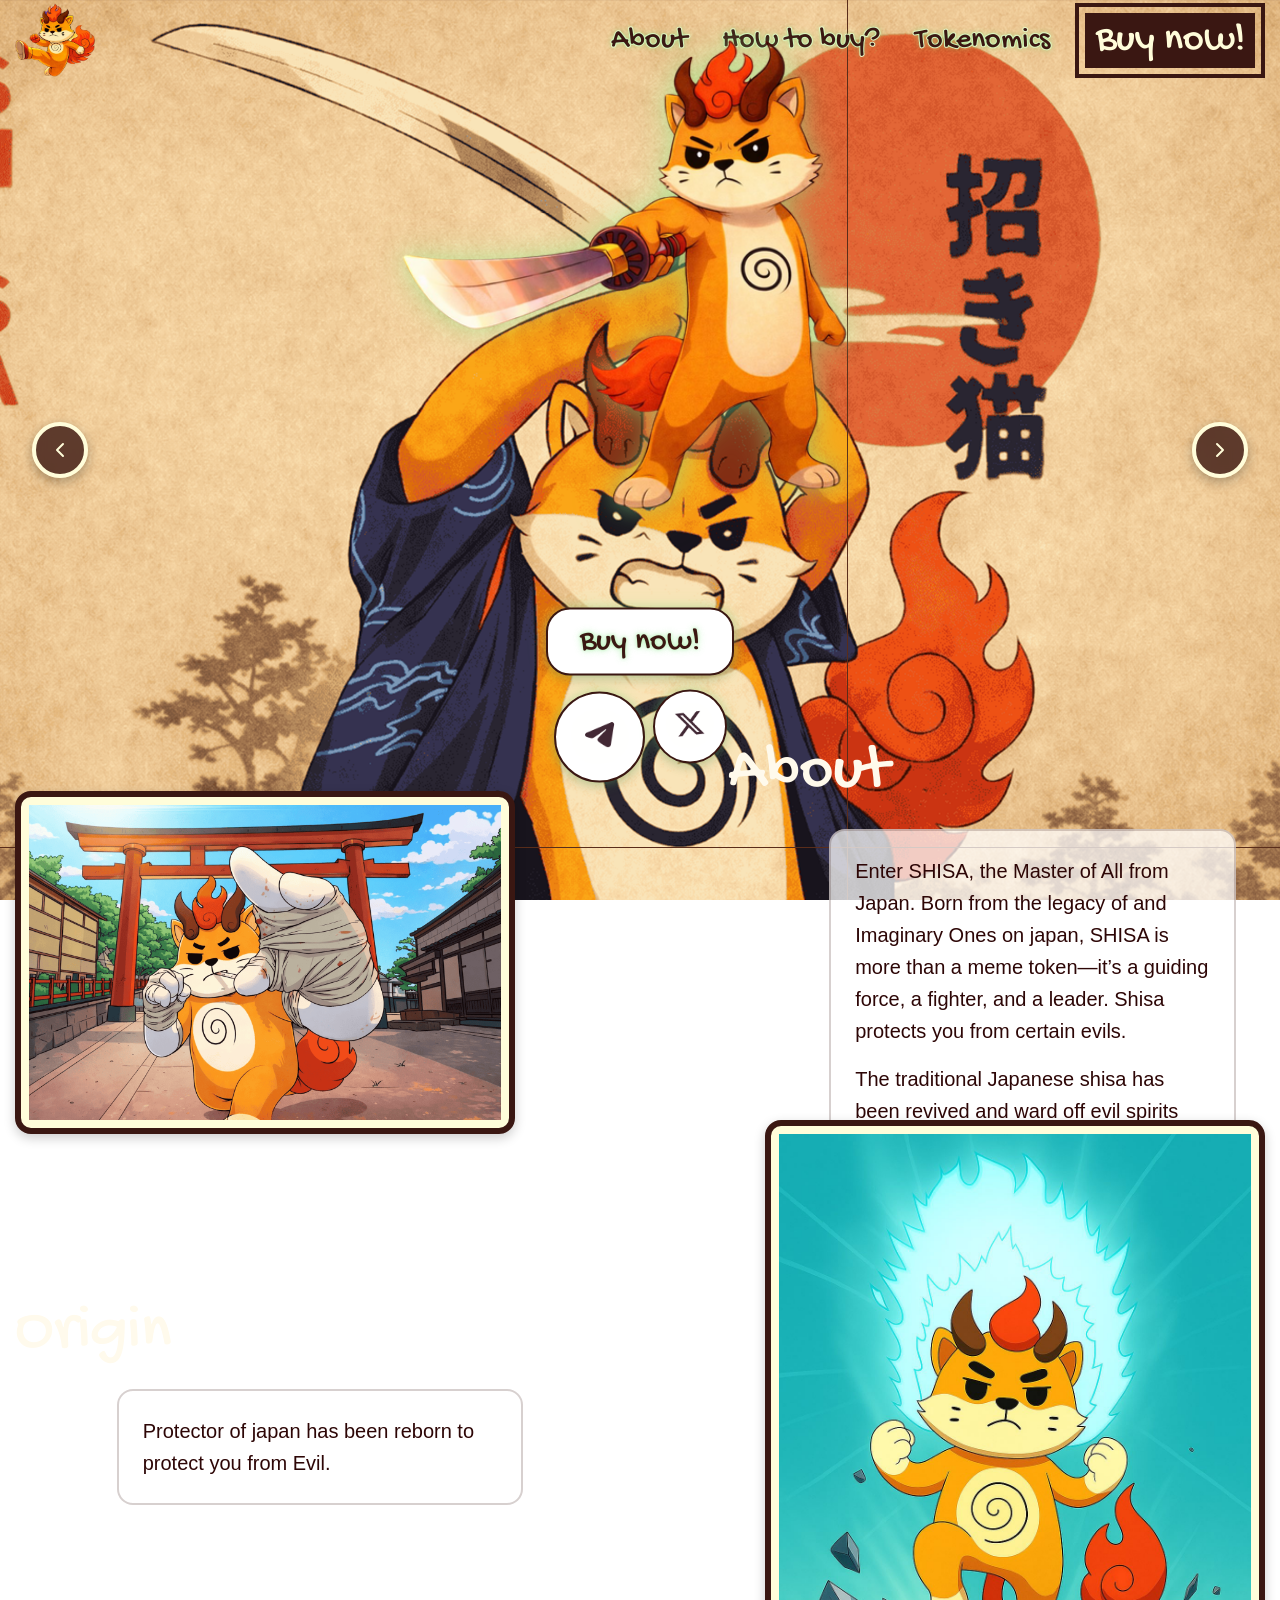
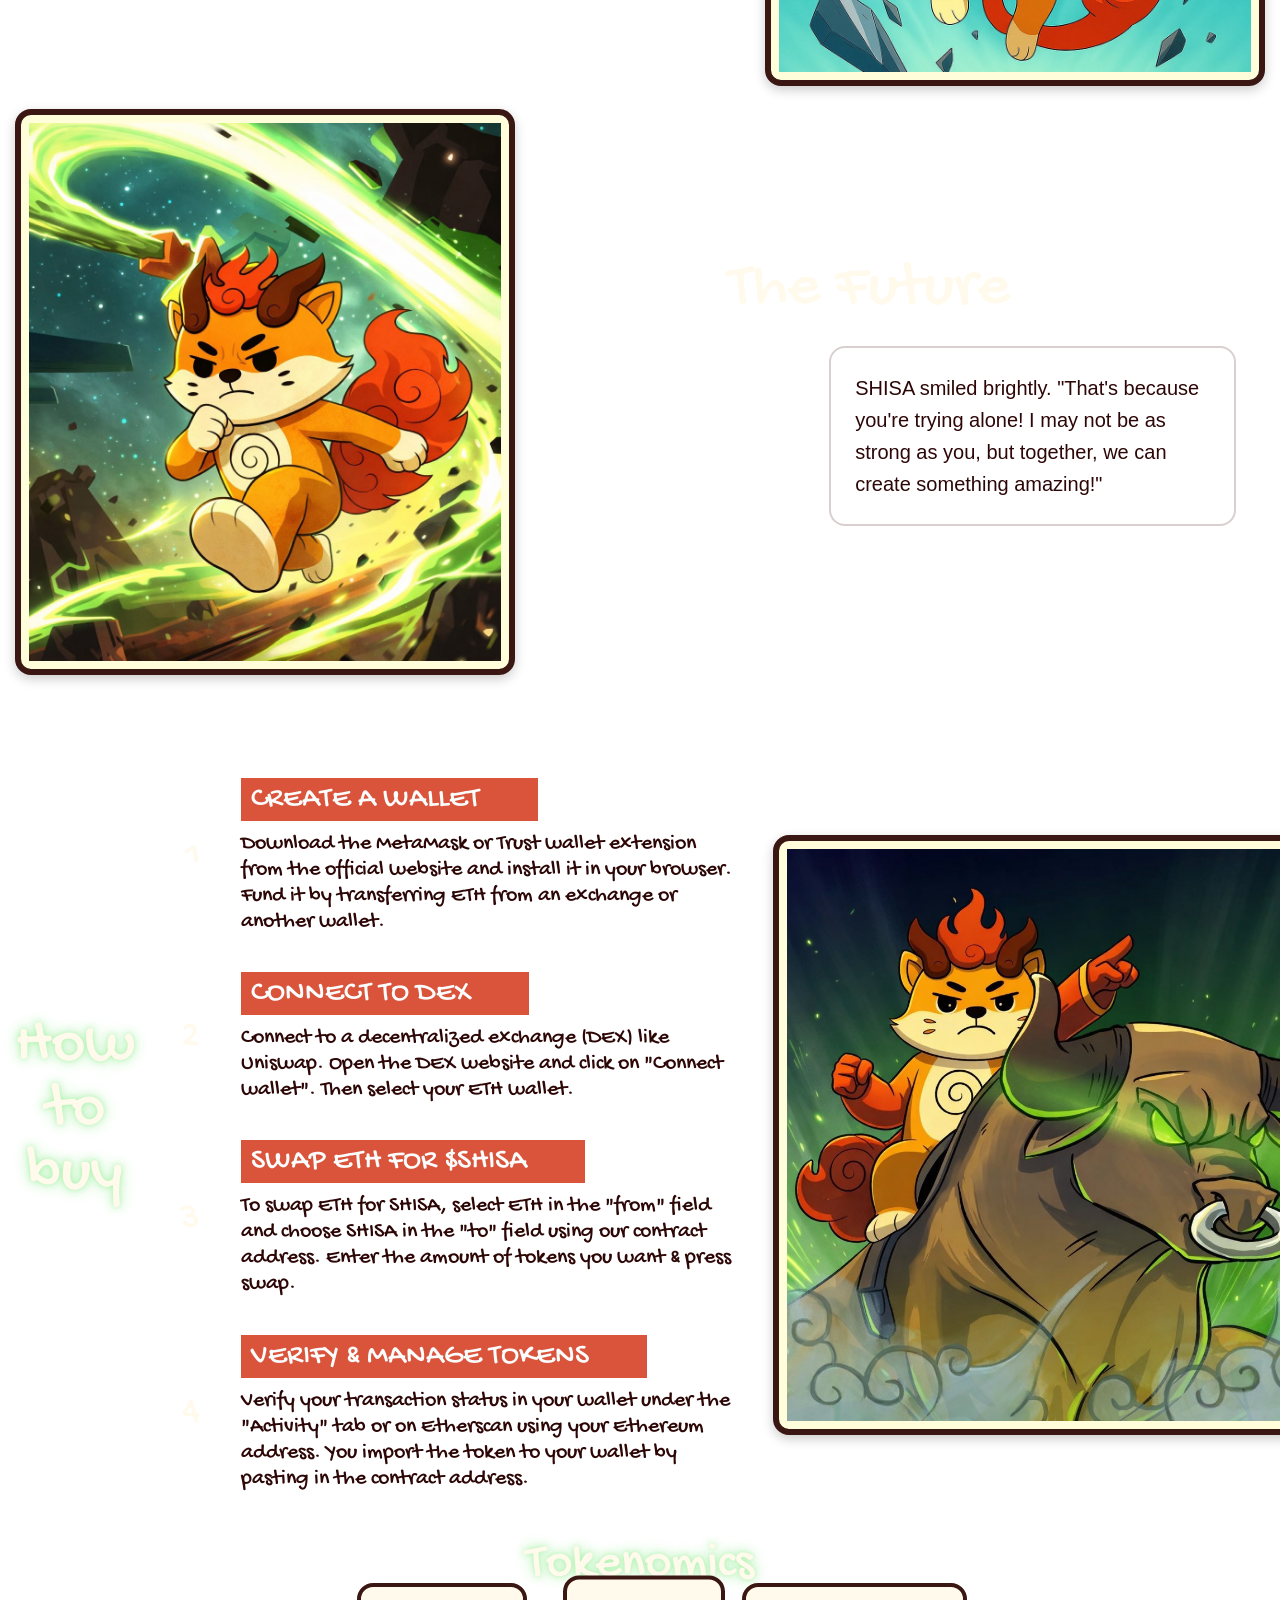
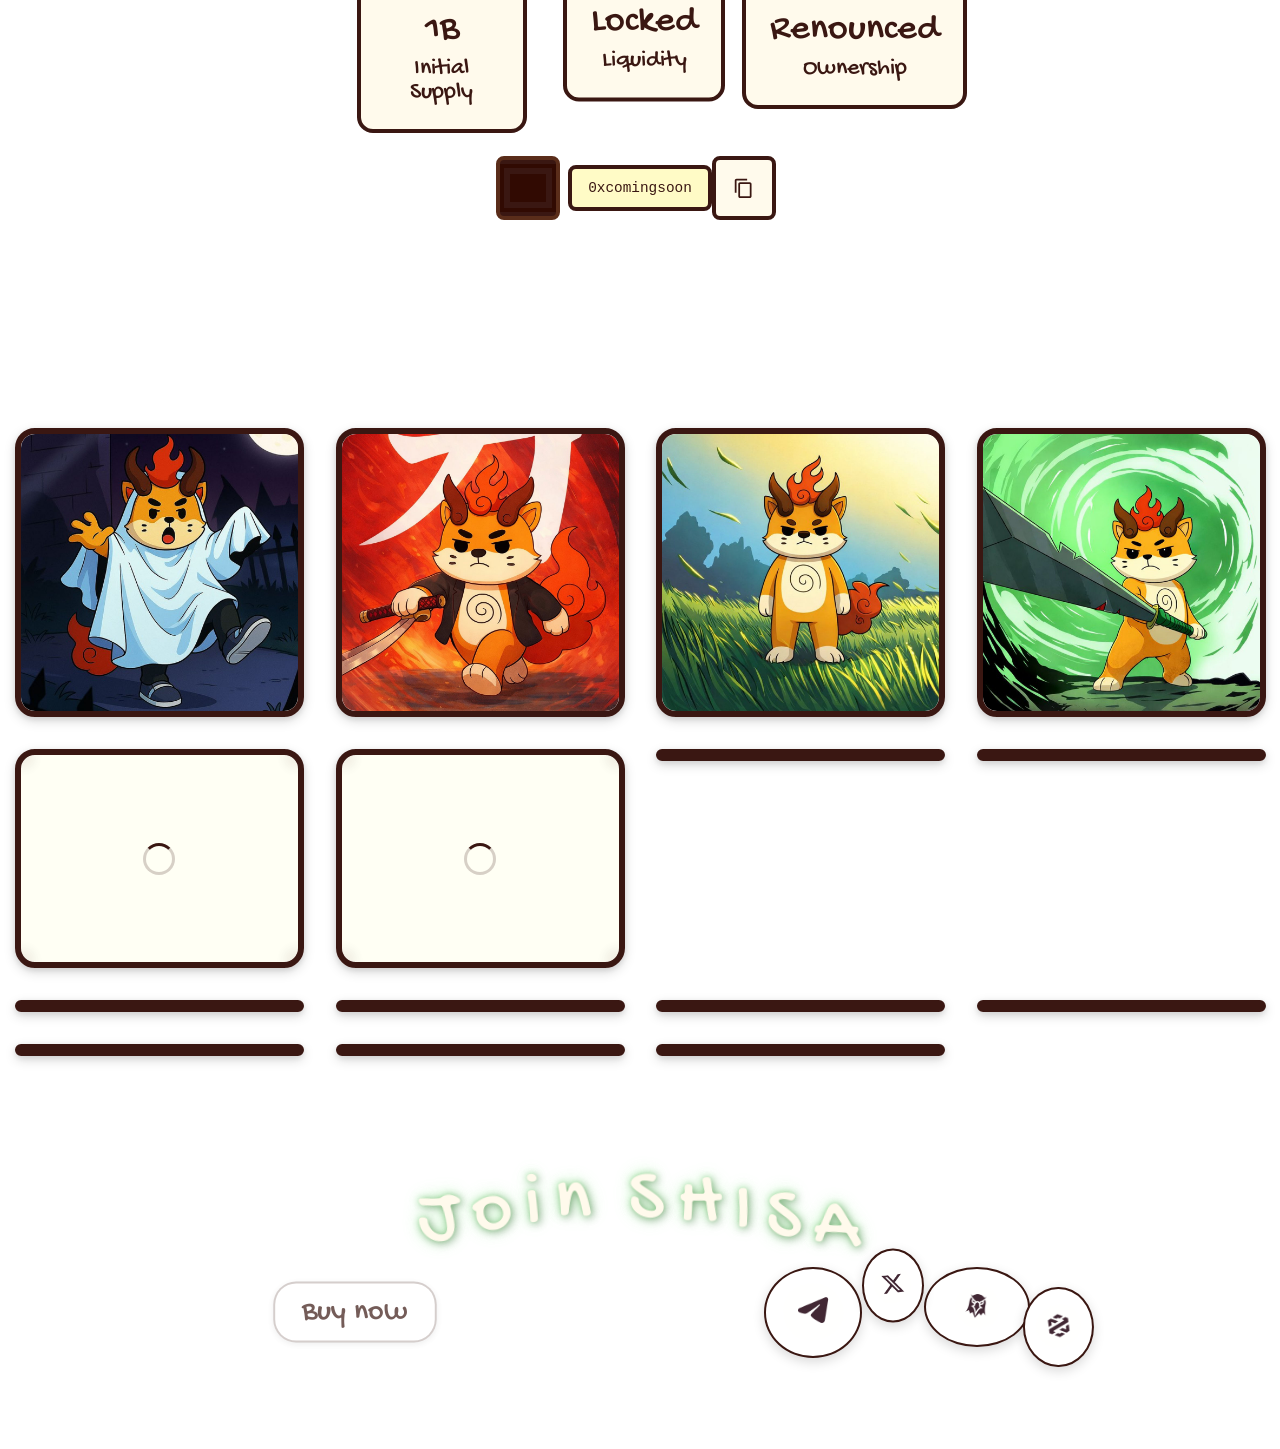
<file: index.html>
<!DOCTYPE html>
<html lang="pt-BR">
  <head>
    <meta charset="utf-8" />
    <meta name="viewport" content="width=device-width, initial-scale=1" />
    <link
      rel="preload"
      as="image"
      imagesrcset="/_next/image?url=%2Fbackground.png&amp;w=640&amp;q=75&amp;dpl=dpl_5SSCkv6Fs4Ab1vqrGQLCTCSJZBHK 640w, /_next/image?url=%2Fbackground.png&amp;w=750&amp;q=75&amp;dpl=dpl_5SSCkv6Fs4Ab1vqrGQLCTCSJZBHK 750w, /_next/image?url=%2Fbackground.png&amp;w=828&amp;q=75&amp;dpl=dpl_5SSCkv6Fs4Ab1vqrGQLCTCSJZBHK 828w, /_next/image?url=%2Fbackground.png&amp;w=1080&amp;q=75&amp;dpl=dpl_5SSCkv6Fs4Ab1vqrGQLCTCSJZBHK 1080w, /_next/image?url=%2Fbackground.png&amp;w=1200&amp;q=75&amp;dpl=dpl_5SSCkv6Fs4Ab1vqrGQLCTCSJZBHK 1200w, /_next/image?url=%2Fbackground.png&amp;w=1920&amp;q=75&amp;dpl=dpl_5SSCkv6Fs4Ab1vqrGQLCTCSJZBHK 1920w, /_next/image?url=%2Fbackground.png&amp;w=2048&amp;q=75&amp;dpl=dpl_5SSCkv6Fs4Ab1vqrGQLCTCSJZBHK 2048w, /_next/image?url=%2Fbackground.png&amp;w=3840&amp;q=75&amp;dpl=dpl_5SSCkv6Fs4Ab1vqrGQLCTCSJZBHK 3840w"
      imagesizes="100vw"
      fetchpriority="high"
    />
    <link
      rel="preload"
      as="image"
      imagesrcset="/_next/image?url=%2Flogo.png&amp;w=256&amp;q=75&amp;dpl=dpl_5SSCkv6Fs4Ab1vqrGQLCTCSJZBHK 1x, /_next/image?url=%2Flogo.png&amp;w=384&amp;q=75&amp;dpl=dpl_5SSCkv6Fs4Ab1vqrGQLCTCSJZBHK 2x"
      fetchpriority="high"
    />
    <link
      rel="preload"
      as="image"
      imagesrcset="/_next/image?url=%2Flogo2.png&amp;w=640&amp;q=75&amp;dpl=dpl_5SSCkv6Fs4Ab1vqrGQLCTCSJZBHK 1x, /_next/image?url=%2Flogo2.png&amp;w=1080&amp;q=75&amp;dpl=dpl_5SSCkv6Fs4Ab1vqrGQLCTCSJZBHK 2x"
      fetchpriority="high"
    />
    <link
      rel="preload"
      as="image"
      imagesrcset="/_next/image?url=%2Fimages%2F2.jpg&amp;w=640&amp;q=75&amp;dpl=dpl_5SSCkv6Fs4Ab1vqrGQLCTCSJZBHK 1x, /_next/image?url=%2Fimages%2F2.jpg&amp;w=1080&amp;q=75&amp;dpl=dpl_5SSCkv6Fs4Ab1vqrGQLCTCSJZBHK 2x"
      fetchpriority="high"
    />
    <link
      rel="preload"
      as="image"
      imagesrcset="/_next/image?url=%2Fmemes%2F9.jpg&amp;w=640&amp;q=75&amp;dpl=dpl_5SSCkv6Fs4Ab1vqrGQLCTCSJZBHK 1x, /_next/image?url=%2Fmemes%2F9.jpg&amp;w=828&amp;q=75&amp;dpl=dpl_5SSCkv6Fs4Ab1vqrGQLCTCSJZBHK 2x"
    />
    <link
      rel="stylesheet"
      href="/_next/static/css/de265e681b3d3a93.css?dpl=dpl_5SSCkv6Fs4Ab1vqrGQLCTCSJZBHK"
      data-precedence="next"
    />
    <link
      rel="stylesheet"
      href="/_next/static/css/3b967b8b11982c7a.css?dpl=dpl_5SSCkv6Fs4Ab1vqrGQLCTCSJZBHK"
      data-precedence="next"
    />
    <link
      rel="preload"
      as="script"
      fetchpriority="low"
      href="/_next/static/chunks/webpack-9ccbd738074f38f8.js?dpl=dpl_5SSCkv6Fs4Ab1vqrGQLCTCSJZBHK"
    />
    <script
      src="/_next/static/chunks/fd9d1056-87da80e0c187477b.js?dpl=dpl_5SSCkv6Fs4Ab1vqrGQLCTCSJZBHK"
      async=""
    ></script>
    <script
      src="/_next/static/chunks/117-0543f2d8dbb3e071.js?dpl=dpl_5SSCkv6Fs4Ab1vqrGQLCTCSJZBHK"
      async=""
    ></script>
    <script
      src="/_next/static/chunks/main-app-2dcde4753ea0d175.js?dpl=dpl_5SSCkv6Fs4Ab1vqrGQLCTCSJZBHK"
      async=""
    ></script>
    <script
      src="/_next/static/chunks/726-01a57e85505c57e7.js?dpl=dpl_5SSCkv6Fs4Ab1vqrGQLCTCSJZBHK"
      async=""
    ></script>
    <script
      src="/_next/static/chunks/app/page-ffa9e306c1edb529.js?dpl=dpl_5SSCkv6Fs4Ab1vqrGQLCTCSJZBHK"
      async=""
    ></script>
    <title>SHISA</title>
    <meta name="description" content="SHISA" />
    <link rel="icon" href="/favicon.png" />
    <script
      src="/_next/static/chunks/polyfills-42372ed130431b0a.js?dpl=dpl_5SSCkv6Fs4Ab1vqrGQLCTCSJZBHK"
      nomodule=""
    ></script>
  </head>
  <body>
    <script
      src="/_next/static/chunks/webpack-9ccbd738074f38f8.js?dpl=dpl_5SSCkv6Fs4Ab1vqrGQLCTCSJZBHK"
      async=""
    ></script>
    <script>
      (self.__next_f = self.__next_f || []).push([0]);
      self.__next_f.push([2, null]);
    </script>
    <script>
      self.__next_f.push([
        1,
        '1:HL["/_next/static/css/de265e681b3d3a93.css?dpl=dpl_5SSCkv6Fs4Ab1vqrGQLCTCSJZBHK","style"]\n2:HL["/_next/static/css/3b967b8b11982c7a.css?dpl=dpl_5SSCkv6Fs4Ab1vqrGQLCTCSJZBHK","style"]\n',
      ]);
    </script>
    <script>
      self.__next_f.push([
        1,
        '3:I[2846,[],""]\n5:I[4153,["726","static/chunks/726-01a57e85505c57e7.js?dpl=dpl_5SSCkv6Fs4Ab1vqrGQLCTCSJZBHK","931","static/chunks/app/page-ffa9e306c1edb529.js?dpl=dpl_5SSCkv6Fs4Ab1vqrGQLCTCSJZBHK"],"default"]\n6:I[2611,["726","static/chunks/726-01a57e85505c57e7.js?dpl=dpl_5SSCkv6Fs4Ab1vqrGQLCTCSJZBHK","931","static/chunks/app/page-ffa9e306c1edb529.js?dpl=dpl_5SSCkv6Fs4Ab1vqrGQLCTCSJZBHK"],"default"]\n7:I[4467,["726","static/chunks/726-01a57e85505c57e7.js?dpl=dpl_5SSCkv6Fs4Ab1vqrGQLCTCSJZBHK","931","static/chunks/app/page-ffa9e306c1edb529.js?dpl=dpl_5SSCkv6Fs4Ab1vqrGQLCTCSJZBHK"],"default"]\n8:I[16,["726","static/chunks/726-01a57e85505c57e7.js?dpl=dpl_5SSCkv6Fs4Ab1vqrGQLCTCSJZBHK","931","static/chunks/app/page-ffa9e306c1edb529.js?dpl=dpl_5SSCkv6Fs4Ab1vqrGQLCTCSJZBHK"],"default"]\n9:I[7003,["726","static/chunks/726-01a57e85505c57e7.js?dpl=dpl_5SSCkv6Fs4Ab1vqrGQLCTCSJZBHK","931","static/chunks/app/page-ffa9e306c1edb529.js?dpl=dpl_5SSCkv6Fs4Ab1vqrGQLCTCSJZBHK"],"default"]\na:I[8544,["726","static/chunks/726-01a57e85505c57e7.js?dpl=dpl_5SSCkv6Fs4Ab1vqrGQLCTCSJZBHK","931","static/chunks/app/page-ffa9e306c1edb529.js?dpl=dpl_5SSCkv6Fs4Ab1vqrGQLCTCSJZBHK"],"default"]\nb:I[4863,["726","static/chunks/726-01a57e85505c57e7.js?dpl=dpl_5SSCkv6Fs4Ab1vqrGQLCTCSJZBHK","931","static/chunks/app/page-ffa9e306c1edb529.js?dpl=dpl_5SSCkv6Fs4Ab1vqrGQLCTCSJZBHK"],"default"]\nc:I[3478,["726","static/chunks/726-01a57e85505c57e7.js?dpl=dpl_5SSCkv6Fs4Ab1vqrGQLCTCSJZBHK","931","static/chunks/app/page-ffa9e306c1edb529.js?dpl=dpl_5SSCkv6Fs4Ab1vqrGQLCTCSJZBHK"],"default"]\nd:I[903,["726","static/chunks/726-01a57e85505c57e7.js?dpl=dpl_5SSCkv6Fs4Ab1vqrGQLCTCSJZBHK","931","static/chunks/app/page-ffa9e306c1edb529.js?dpl=dpl_5SSCkv6Fs4Ab1vqrGQLCTCSJZBHK"],"default"]\ne:I[6505,["726","static/chunks/726-01a57e85505c57e7.js?dpl=dpl_5SSCkv6Fs4Ab1vqrGQLCTCSJZBHK","931","static/chunks/app/page-ffa9e306c1edb529.js?dpl=dpl_5SSCkv6Fs4Ab1vqrGQLCTCSJZBHK"],"default"]\nf:I[1716,["726","static/chunks/726-01a57e85505c57e7.js?dpl=dpl_5SSCkv6Fs4Ab1vqrGQLCTCSJZBHK","931","stati',
      ]);
    </script>
    <script>
      self.__next_f.push([
        1,
        'c/chunks/app/page-ffa9e306c1edb529.js?dpl=dpl_5SSCkv6Fs4Ab1vqrGQLCTCSJZBHK"],"default"]\n10:I[8349,["726","static/chunks/726-01a57e85505c57e7.js?dpl=dpl_5SSCkv6Fs4Ab1vqrGQLCTCSJZBHK","931","static/chunks/app/page-ffa9e306c1edb529.js?dpl=dpl_5SSCkv6Fs4Ab1vqrGQLCTCSJZBHK"],"default"]\n11:I[4707,[],""]\n12:I[6423,[],""]\n14:I[1060,[],""]\n15:[]\n',
      ]);
    </script>
    <script>
      self.__next_f.push([
        1,
        '0:["$","$L3",null,{"buildId":"r_ZPuIS9bJct7tk7zQiHk","assetPrefix":"","urlParts":["",""],"initialTree":["",{"children":["__PAGE__",{}]},"$undefined","$undefined",true],"initialSeedData":["",{"children":["__PAGE__",{},[["$L4",["$","div",null,{"className":"wrapper","children":[["$","$L5",null,{}],["$","$L6",null,{}],["$","$L7",null,{}],["$","main",null,{"style":{"position":"relative","zIndex":1},"children":[["$","$L8",null,{}],["$","$L9",null,{}],["$","$La",null,{}],["$","$Lb",null,{}],["$","$Lc",null,{}],["$","$Ld",null,{}],["$","$Le",null,{}],["$","$Lf",null,{}]]}],["$","$L10",null,{}]]}],[["$","link","0",{"rel":"stylesheet","href":"/_next/static/css/3b967b8b11982c7a.css?dpl=dpl_5SSCkv6Fs4Ab1vqrGQLCTCSJZBHK","precedence":"next","crossOrigin":"$undefined"}]]],null],null]},[[[["$","link","0",{"rel":"stylesheet","href":"/_next/static/css/de265e681b3d3a93.css?dpl=dpl_5SSCkv6Fs4Ab1vqrGQLCTCSJZBHK","precedence":"next","crossOrigin":"$undefined"}]],["$","html",null,{"lang":"pt-BR","suppressHydrationWarning":true,"children":["$","body",null,{"suppressHydrationWarning":true,"children":["$","$L11",null,{"parallelRouterKey":"children","segmentPath":["children"],"error":"$undefined","errorStyles":"$undefined","errorScripts":"$undefined","template":["$","$L12",null,{}],"templateStyles":"$undefined","templateScripts":"$undefined","notFound":[["$","title",null,{"children":"404: This page could not be found."}],["$","div",null,{"style":{"fontFamily":"system-ui,\\"Segoe UI\\",Roboto,Helvetica,Arial,sans-serif,\\"Apple Color Emoji\\",\\"Segoe UI Emoji\\"","height":"100vh","textAlign":"center","display":"flex","flexDirection":"column","alignItems":"center","justifyContent":"center"},"children":["$","div",null,{"children":[["$","style",null,{"dangerouslySetInnerHTML":{"__html":"body{color:#000;background:#fff;margin:0}.next-error-h1{border-right:1px solid rgba(0,0,0,.3)}@media (prefers-color-scheme:dark){body{color:#fff;background:#000}.next-error-h1{border-right:1px solid rgba(255,255,255,.3)}}"}}],["$","h1",null,{"className":"next-error-h1","style":{"display":"inline-block","margin":"0 20px 0 0","padding":"0 23px 0 0","fontSize":24,"fontWeight":500,"verticalAlign":"top","lineHeight":"49px"},"children":"404"}],["$","div",null,{"style":{"display":"inline-block"},"children":["$","h2",null,{"style":{"fontSize":14,"fontWeight":400,"lineHeight":"49px","margin":0},"children":"This page could not be found."}]}]]}]}]],"notFoundStyles":[]}]}]}]],null],null],"couldBeIntercepted":false,"initialHead":[null,"$L13"],"globalErrorComponent":"$14","missingSlots":"$W15"}]\n',
      ]);
    </script>
    <script>
      self.__next_f.push([
        1,
        '13:[["$","meta","0",{"name":"viewport","content":"width=device-width, initial-scale=1"}],["$","meta","1",{"charSet":"utf-8"}],["$","title","2",{"children":"SHISA"}],["$","meta","3",{"name":"description","content":"SHISA"}],["$","link","4",{"rel":"icon","href":"/favicon.png"}]]\n4:null\n',
      ]);
    </script>
  </body>
</html>
</file>
<file: _next/static/css/de265e681b3d3a93.css>
@import url(https://fonts.googleapis.com/css?family=Gochi+Hand:regular);
* {
  padding: 0;
  margin: 0;
  border: 0;
}
*,
:after,
:before {
  box-sizing: border-box;
}
:after,
:before {
  display: inline-block;
}
body,
html {
  height: 100%;
  min-width: 320px;
}
body {
  color: #000;
  line-height: 1;
  font-family: Gochi Hand;
  font-size: 2rem;
  -ms-text-size-adjust: 100%;
  -moz-text-size-adjust: 100%;
  -webkit-text-size-adjust: 100%;
  -webkit-font-smoothing: antialiased;
  -moz-osx-font-smoothing: grayscale;
}
button,
input,
textarea {
  font-family: Gochi Hand;
  font-size: inherit;
  line-height: inherit;
  color: inherit;
  background-color: transparent;
}
input,
textarea {
  width: 100%;
}
label {
  display: inline-block;
}
button,
option,
select {
  cursor: pointer;
}
a {
  display: inline-block;
  color: inherit;
  text-decoration: none;
}
ul li {
  list-style: none;
}
img {
  vertical-align: top;
}
h1,
h2,
h3,
h4,
h5,
h6 {
  font-weight: inherit;
  font-size: inherit;
}
.lock body {
  overflow: hidden;
  touch-action: none;
  overscroll-behavior: none;
}
.wrapper {
  min-height: 100%;
  display: flex;
  flex-direction: column;
  overflow: hidden;
}
@supports (overflow: clip) {
  .wrapper {
    overflow: clip;
  }
}
.wrapper > main {
  flex: 1 1 auto;
}
.wrapper > * {
  min-width: 0;
}
[class*="__container"] {
  max-width: 101.875rem;
  margin: 0 auto;
  padding: 0 0.9375rem;
}
[class*="--gc"] {
  display: grid;
  min-width: 0;
  grid-template-columns: 0.9375rem 1fr minmax(auto, 100rem) 1fr 0.9375rem;
}
[class*="--gc"] > * {
  min-width: 0;
  grid-column: 3/4;
}
.menu__list {
  display: flex;
  align-items: center;
}
.menu__link {
  position: relative;
  transition: scale 0.2s ease 0s;
}
.menu__link span {
  position: relative;
  z-index: 1;
  color: #3a1712;
  font-family: Gochi Hand;
  font-style: normal;
  font-weight: 400;
  line-height: normal;
  -webkit-text-stroke-width: 0.125rem;
  -webkit-text-stroke-color: #fffdda;
  paint-order: stroke fill;
  text-shadow: 0 0 3px rgba(144, 238, 144, 0.5),
    0 0 6px rgba(144, 238, 144, 0.4), 0 0 9px rgba(144, 238, 144, 0.3);
}
.icon-menu {
  display: none;
}
.ibg {
  width: 100%;
  height: 100%;
  object-fit: cover;
}
.ibg--top {
  object-position: top;
}
.ibg--bottom {
  object-position: bottom;
}
.ibg--left {
  object-position: left;
}
.ibg--right {
  object-position: right;
}
.ibg--contain {
  object-fit: contain;
}
.header {
  position: fixed;
  z-index: 10;
  top: 0;
  left: 0;
  width: 100%;
}
.header__container {
  display: flex;
  align-items: center;
  justify-content: space-between;
  column-gap: 1.25rem;
}
.header__logo {
  position: relative;
  z-index: 2;
  flex-shrink: 0;
}
.header__logo img {
  width: auto;
  height: auto;
  max-height: 5rem;
  object-fit: contain;
}
.header__button,
.header__right {
  display: flex;
  align-items: center;
}
.header__button {
  position: relative;
  z-index: 2;
  justify-content: center;
  width: 11.875rem;
  height: 4.6875rem;
  border: 0.25rem solid #3a1712;
}
.header__button:before {
  content: "";
  position: absolute;
  inset: 0.375rem;
  background-color: #3a1712;
  transition: inset 0.2s ease 0s;
}
.header__button span {
  color: #fffdda;
  font-family: Gochi Hand;
  font-size: 2.5rem;
  font-style: normal;
  font-weight: 400;
  line-height: normal;
  transition: letter-spacing 0.2s ease 0s;
}
.footer,
.header__button span {
  position: relative;
  z-index: 2;
}
.footer:before {
  content: "";
  position: absolute;
  left: 0;
  width: 100%;
  height: 120%;
}
.footer:after {
  content: "";
  position: absolute;
  bottom: 0;
  right: 0;
  width: 16%;
  aspect-ratio: 307/331;
}
.footer__top {
  position: relative;
  z-index: 2;
}
.footer__top-body {
  display: flex;
  align-items: flex-start;
  justify-content: space-between;
  column-gap: 1.875rem;
}
.footer__top-menu {
  display: flex;
  align-self: center;
}
.footer__top-menu-column {
  position: relative;
  display: flex;
  flex-direction: column;
  align-self: flex-start;
}
.footer__top-menu-column:before {
  content: "";
  position: absolute;
  top: 0;
  left: 0;
  height: 105%;
  aspect-ratio: 56/432;
}
.footer__top-menu-item {
  position: relative;
}
.footer__top-menu-item img {
  max-width: 100%;
  transition: scale 0.2s ease 0s;
}
.footer__top-social {
  flex-shrink: 0;
  position: relative;
  display: grid;
  grid-template-columns: repeat(3, 1fr);
  grid-gap: 0.625rem;
  gap: 0.625rem;
}
.footer__top-social:before {
  content: "";
  position: absolute;
  bottom: 100%;
  left: -10%;
  width: 120%;
  aspect-ratio: 463/34;
}
.footer__top-social-item {
  display: flex;
  align-items: center;
  justify-content: center;
  width: 100%;
}
.footer__top-social-item:first-child img {
  width: 100%;
}
.footer__top-social-item img {
  transition: scale 0.2s ease 0s;
  width: 80%;
}
.footer__bottom {
  position: relative;
  z-index: 2;
  padding: 0.125rem 0 0.875rem;
}
.footer__bottom:before {
  content: "";
  position: absolute;
  bottom: 100%;
  left: 0;
  width: 100%;
}
.footer__body {
  display: flex;
  align-items: center;
  justify-content: space-between;
}
.footer__body span {
  color: #3a1712;
  font-family: Gochi Hand;
  font-style: normal;
  font-weight: 400;
  line-height: normal;
  text-transform: uppercase;
}
.footer__body a {
  display: flex;
  align-items: center;
  column-gap: 0.375rem;
}
@keyframes rotate360 {
  0% {
    transform: translate(-50%, -50%) rotate(0);
  }
  50% {
    transform: translate(-50%, -50%) rotate(-180deg);
  }
  to {
    transform: translate(-50%, -50%) rotate(-1turn);
  }
}
@keyframes storyDec {
  0% {
    transform: translateX(0) translateY(0);
  }
  40% {
    transform: translateX(1.25rem) translateY(0.625rem);
  }
  to {
    transform: translateX(0) translateY(0);
  }
}
@keyframes opacity {
  0% {
    opacity: 0;
    visibility: hidden;
  }
  to {
    opacity: 1;
    visibility: visible;
  }
}
@keyframes heroFront {
  0% {
    transform: translateY(100%);
  }
  to {
    transform: translateY(0);
  }
}
@keyframes heroTitle {
  0% {
    transform: translateY(-30vh);
  }
  to {
    transform: translateY(0);
  }
}
@keyframes heroItem {
  0% {
    opacity: 0;
    visibility: hidden;
  }
  to {
    opacity: 1;
    visibility: visible;
  }
}
.menu-open-bg {
  pointer-events: none;
  position: fixed;
  z-index: 9;
  top: 0;
  left: 0;
  width: 100%;
  height: 100%;
  background: rgba(0, 0, 0, 0.5);
  -webkit-backdrop-filter: blur(0.375rem);
  backdrop-filter: blur(0.375rem);
  opacity: 0;
  transition: opacity 0.3s ease 0s;
}
.menu-open .menu-open-bg {
  opacity: 1;
}
.hero {
  position: relative;
  z-index: 1;
  min-height: 115vh;
  display: flex;
  align-items: flex-end;
}
.hero__bg {
  position: absolute;
  inset: 0;
}
.hero__bg img {
  position: absolute;
  z-index: 1;
  top: 0;
  left: 0;
  width: 100%;
  height: 100%;
  object-fit: cover;
  object-position: top;
}
.hero__title {
  position: absolute;
  z-index: 2;
  aspect-ratio: 1462/1055;
}
.hero__title img {
  transform: translateY(-65vh);
  position: absolute;
  z-index: 1;
  top: 0;
  left: 0;
  width: 100%;
  height: 100%;
  object-fit: contain;
}
.loaded .hero__title img {
  animation: heroTitle 0.45s ease-out 0.4s forwards;
}
.hero__front {
  top: 5%;
  height: 95%;
  z-index: 3;
}
.hero__front,
.hero__front img {
  position: absolute;
  left: 0;
  width: 100%;
}
.hero__front img {
  z-index: 1;
  top: 0;
  height: 100%;
  object-fit: cover;
  object-position: top;
  transform: translateY(100%);
}
.loaded .hero__front img {
  animation: heroFront 0.45s ease-out 0.4s forwards;
}
.hero__container {
  position: relative;
  width: 100%;
  z-index: 4;
  display: flex;
  align-items: center;
}
.hero__label {
  opacity: 0;
  visibility: hidden;
  will-change: opacity, visibility;
}
.loaded .hero__label {
  animation: heroItem 0.3s ease 0.8s forwards;
}
.hero__label img {
  width: 100%;
}
.hero__dog {
  opacity: 0;
  visibility: hidden;
  will-change: opacity, visibility;
}
.loaded .hero__dog {
  animation: heroItem 0.3s ease 1s forwards;
}
.hero__dog img {
  width: 100%;
}
.hero__actions {
  display: flex;
  flex-direction: column;
  align-items: flex-end;
  opacity: 0;
  visibility: hidden;
  will-change: opacity, visibility;
}
.loaded .hero__actions {
  animation: heroItem 0.3s ease 1.2s forwards;
}
.hero__button {
  position: relative;
  z-index: 2;
  flex-shrink: 0;
  display: flex;
  align-items: center;
  justify-content: center;
}
.hero__button img {
  width: 100%;
  transition: all 0.2s ease 0s;
}
.hero__social {
  z-index: 3;
  display: flex;
  align-items: flex-start;
  column-gap: 0.25rem;
}
.hero__social,
.hero__social-item {
  flex-shrink: 0;
  position: relative;
}
.hero__social-item img {
  width: 100%;
  transition: all 0.2s ease 0s;
}
.hero__social-item:nth-child(2) {
  transform: translateY(-15%);
}
.story {
  position: relative;
  z-index: 2;
}
.story:before {
  content: "";
  pointer-events: none;
  position: absolute;
  z-index: 1;
  top: -7%;
  left: 0;
  width: 100%;
  height: 112%;
}
.story__container {
  position: relative;
  z-index: 2;
}
.story__title {
  position: relative;
  width: 100%;
  aspect-ratio: 1688/651;
}
.story__title img {
  position: absolute;
}
.story__title img:first-child {
  z-index: 4;
  width: 100%;
  height: 100%;
  object-fit: contain;
}
.story__title img:nth-child(2) {
  z-index: 1;
  top: 50%;
  left: 60%;
  transform: translate(-50%, -50%) rotate(0);
  width: 42%;
  aspect-ratio: 1;
  object-fit: contain;
  animation: rotate360 40s linear infinite;
}
.story__title img:nth-child(3) {
  z-index: 2;
  bottom: -10%;
  right: -5%;
  width: 28%;
  aspect-ratio: 381/450;
  object-fit: contain;
  opacity: 0.5;
}
.story__title img:nth-child(4) {
  z-index: 2;
  top: 12%;
  left: 13%;
  width: 20%;
  aspect-ratio: 322/332;
  object-fit: contain;
  opacity: 0.5;
}
.story__title img:nth-child(5) {
  z-index: 3;
  bottom: 13%;
  right: 12%;
  width: 13%;
  aspect-ratio: 1;
  object-fit: contain;
  animation: storyDec 6s ease infinite;
}
.story__title img:nth-child(6) {
  z-index: 3;
  bottom: 25%;
  right: 45%;
  width: 16%;
  aspect-ratio: 1;
  object-fit: contain;
  animation: storyDec 6s ease 1s infinite;
}
.story__title img:nth-child(7) {
  z-index: 3;
  bottom: 27%;
  left: 18%;
  width: 9%;
  aspect-ratio: 1;
  object-fit: contain;
  animation: storyDec 6s ease 1.8s infinite;
}
.story__title img:nth-child(8) {
  z-index: 5;
  bottom: 5%;
  right: 3%;
  width: 18%;
  aspect-ratio: 273/83;
  object-fit: contain;
}
.story__title img:nth-child(9) {
  z-index: 5;
  bottom: -4%;
  right: 23%;
  width: 14%;
  aspect-ratio: 237/279;
  object-fit: contain;
  animation: storyDec 6s ease 0.5s infinite;
}
.story__title img:nth-child(10) {
  z-index: 5;
  top: 12%;
  right: 20%;
  width: 7%;
  aspect-ratio: 125/225;
  object-fit: contain;
  animation: storyDec 6s ease 0.3s infinite;
}
.story__title img:nth-child(11) {
  z-index: 5;
  bottom: 22%;
  right: 42.8%;
  width: 7%;
  aspect-ratio: 1;
  object-fit: contain;
  animation: storyDec 6s ease 0.8s infinite;
}
.story__title img:nth-child(12) {
  z-index: 5;
  top: 22%;
  right: 47%;
  width: 11%;
  aspect-ratio: 190/163;
  object-fit: contain;
  animation: storyDec 6s ease 1.2s infinite;
}
.story__title img:nth-child(13) {
  z-index: 5;
  top: 34%;
  right: 61.4%;
  width: 11%;
  aspect-ratio: 186/88;
  object-fit: contain;
  animation: storyDec 6s ease 1.6s infinite;
}
.story__title img:nth-child(14) {
  z-index: 5;
  bottom: -2%;
  left: 4%;
  width: 17%;
  aspect-ratio: 308/244;
  object-fit: contain;
  animation: storyDec 6s ease 2s infinite;
}
.story__title img:nth-child(15) {
  z-index: 3;
  bottom: -2%;
  left: 22%;
  width: 19%;
  aspect-ratio: 1;
  object-fit: contain;
  animation: storyDec 6s ease 1.4s infinite;
}
.story__rows {
  display: flex;
  flex-direction: column;
}
.story__row {
  display: flex;
  align-items: center;
  justify-content: space-between;
}
.story__row.reverse {
  flex-direction: row-reverse;
}
.story__image {
  opacity: 0.5;
  scale: 0.5;
  will-change: scale, opacity;
  transition: opacity 0.3s ease-out 0s, scale 0.3s ease-out 0s;
}
.story__image._watcher-view {
  opacity: 1;
  scale: 1;
}
.story__image img {
  width: 100%;
}
.story__content {
  opacity: 0;
  visibility: hidden;
  will-change: opacity, visibility;
  display: flex;
  flex-direction: column;
}
.story__content._watcher-view {
  animation: opacity 0.3s ease forwards;
}
.story__content-title {
  position: relative;
  z-index: 2;
  width: 100%;
}
.story__content-title img {
  width: 100%;
}
.story__content-text {
  position: relative;
}
.story__content-text p {
  position: relative;
  z-index: 2;
  color: #fffaec;
  font-family: Gochi Hand;
  font-style: normal;
  font-weight: 400;
  line-height: normal;
}
.story__content-button {
  position: relative;
  display: flex;
  align-items: center;
  justify-content: center;
  align-self: center;
}
.story__content-button img {
  width: 100%;
  transition: all 0.2s ease 0s;
}
@keyframes ex {
  0% {
    opacity: 0;
  }
  50% {
    opacity: 1;
  }
  to {
    opacity: 0;
  }
}
@keyframes line {
  0% {
    transform: translateX(0);
  }
  to {
    transform: translateX(-100%);
  }
}
@keyframes exDec {
  0% {
    transform: rotate(-180deg) scale(0);
  }
  to {
    transform: rotate(0) scale(1);
  }
}
.exchanges {
  position: relative;
  z-index: 3;
}
.exchanges__top {
  position: relative;
  display: flex;
  flex-direction: column;
}
.exchanges__decor {
  position: absolute;
  z-index: 1;
  top: -10%;
  left: 27%;
  width: 64%;
  aspect-ratio: 1244/1181;
  transform: rotate(-180deg) scale(0);
  will-change: transform;
}
.exchanges__decor._watcher-view {
  animation: exDec 0.3s ease 0.2s forwards;
}
.exchanges__decor img {
  position: absolute;
  z-index: 1;
  top: 0;
  left: 0;
  width: 100%;
  height: 100%;
  object-fit: contain;
}
.exchanges__front {
  position: relative;
  width: 100%;
  z-index: 2;
}
.exchanges__front:before {
  content: "";
  position: absolute;
  top: 30.6%;
  left: 36.3%;
  width: 18%;
  aspect-ratio: 2.6/1;
  border-radius: 50%;
  background-color: rgba(255, 247, 239, 0.5);
  filter: blur(1.25rem);
  opacity: 0;
  animation: ex 1s ease infinite;
}
.exchanges__front img {
  width: 100%;
}
.exchanges__front img:first-child,
.exchanges__front img:nth-child(2) {
  display: block;
}
.exchanges__title {
  align-self: center;
  position: relative;
  z-index: 3;
  padding: 0 0.9375rem;
  display: flex;
  align-items: center;
  justify-content: center;
}
.exchanges__title img {
  width: 100%;
}
.exchanges__bottom {
  position: relative;
  z-index: 1;
}
.exchanges__line,
.exchanges__line-row {
  display: flex;
  align-items: center;
  flex-wrap: nowrap;
}
.exchanges__line-row {
  column-gap: 1em;
  padding-left: 1em;
  animation: line 20s linear infinite;
}
.exchanges__line-item {
  flex-shrink: 0;
}
.exchanges__line-item img {
  width: 100%;
}
.how {
  position: relative;
  z-index: 1;
}
.how__container {
  display: flex;
  align-items: center;
}
.how__title {
  width: 100%;
  margin-bottom: 0.9375rem;
  opacity: 0;
  visibility: hidden;
  will-change: opacity, visibility;
}
.how__title._watcher-view {
  animation: opacity 0.3s ease 0.2s forwards;
}
.how__title img {
  width: 100%;
}
.how__items {
  position: relative;
  display: flex;
  flex-direction: column;
  align-items: flex-start;
}
.how__items:before {
  content: "";
  position: absolute;
  pointer-events: none;
  top: 50%;
  transform: translateY(-50%);
  height: 106%;
  aspect-ratio: 39/683;
}
.how__item {
  position: relative;
  display: flex;
  align-items: center;
  opacity: 0;
  visibility: hidden;
  will-change: opacity, visibility;
}
.how__item._watcher-view {
  animation: opacity 0.3s ease 0.2s forwards;
}
.how__item:not(:last-child) .how__item-content:before {
  content: "";
  position: absolute;
  top: 100%;
  left: 0;
  max-width: 100%;
}
.how__item:first-child .how__item-content:before {
  aspect-ratio: 514/29;
}
.how__item:nth-child(2) .how__item-content:before {
  aspect-ratio: 549/27;
}
.how__item:nth-child(3) .how__item-content:before {
  aspect-ratio: 549/41;
}
.how__item-number {
  flex-shrink: 0;
  display: flex;
  justify-content: flex-end;
}
.how__item-number img {
  max-width: 100%;
  max-height: 100%;
}
.how__item-content {
  position: relative;
  display: flex;
  flex-direction: column;
  align-items: flex-start;
  row-gap: 0.625rem;
}
.how__item-content h4 {
  background-color: #da543c;
  color: #fbfdfd;
  padding-top: 0.25rem;
  padding-bottom: 0.25rem;
  padding-left: 0.625rem;
}
.how__item-content h4,
.how__item-content p {
  font-family: Gochi Hand;
  font-style: normal;
  font-weight: 400;
  line-height: normal;
}
.how__item-content p {
  color: #2d0606;
  align-self: stretch;
}
.how__image {
  opacity: 0.5;
  scale: 0.5;
  will-change: scale, opacity;
  transition: opacity 0.3s ease-out 0s, scale 0.3s ease-out 0s;
}
.how__image._watcher-view {
  opacity: 1;
  scale: 1;
}
.how__image img {
  width: 100%;
}
@keyframes tokTitDec {
  0% {
    transform: rotate(-5deg);
  }
  50% {
    transform: rotate(5deg);
  }
  to {
    transform: rotate(-5deg);
  }
}
.tokenomics {
  position: relative;
  z-index: 2;
  width: 100%;
  display: flex;
  align-items: center;
  justify-content: center;
  padding: 5rem 0;
}
.tokenomics__container {
  display: flex;
  flex-direction: column;
}
.tokenomics__title {
  position: relative;
  align-self: center;
  width: 84%;
}
.tokenomics__title img {
  position: relative;
  z-index: 3;
  width: 100%;
}
.tokenomics__title img:nth-child(2) {
  position: absolute;
  z-index: 1;
  top: 2%;
  right: 10%;
  width: 41.6%;
  aspect-ratio: 605/601;
  transform-origin: top;
  animation: tokTitDec 6s ease infinite;
}
.tokenomics__title img:nth-child(3) {
  position: absolute;
  z-index: 2;
  top: -45%;
  left: -50%;
  width: 170%;
  aspect-ratio: 1823/619;
}
.tokenomics__body {
  position: relative;
  z-index: 3;
  width: 100%;
  display: flex;
  flex-direction: column;
}
.tokenomics__items {
  display: grid;
  grid-template-columns: 30% 25% 32%;
  justify-content: space-between;
}
.tokenomics__items._watcher-view .tokenomics__item:first-child {
  animation: opacity 0.3s ease 0.2s forwards;
}
.tokenomics__items._watcher-view .tokenomics__item:nth-child(2) {
  animation: opacity 0.3s ease 0.4s forwards;
}
.tokenomics__items._watcher-view .tokenomics__item:nth-child(3) {
  animation: opacity 0.3s ease 0.5s forwards;
}
.tokenomics__item {
  width: 100%;
  opacity: 0;
  visibility: hidden;
  will-change: opacity, visibility;
}
.tokenomics__item:nth-child(2) {
  transform: translateY(-5%);
}
.tokenomics__item img {
  width: 100%;
}
.tokenomics__ca {
  align-self: center;
  display: flex;
  align-items: center;
  justify-content: center;
}
.tokenomics__ca:has(button:hover) span:nth-child(2) {
  color: #da543b;
}
.tokenomics__ca span {
  display: block;
}
.tokenomics__ca span:first-child {
  position: relative;
  aspect-ratio: 127/107;
  display: flex;
  align-items: center;
  justify-content: center;
  border: 0.25rem solid #310a02;
}
.tokenomics__ca span:first-child:before {
  content: "";
  position: absolute;
  inset: 0.375rem;
  background-color: #310a02;
}
.tokenomics__ca span:first-child img {
  position: relative;
  z-index: 2;
  aspect-ratio: 84/87;
}
.tokenomics__ca span:nth-child(2) {
  padding: 0.625rem 1.5rem;
  border: 0.25rem solid #310a02;
  background: #fffbc6;
  color: #310a02;
  font-family: Gochi Hand;
  font-style: normal;
  font-weight: 400;
  line-height: normal;
  transform: translateX(-0.25rem);
  transition: color 0.2s ease 0s;
}
.tokenomics__ca button {
  background-color: #310a02;
  display: flex;
  align-items: center;
  justify-content: center;
  transform: translateX(-0.5rem);
}
.tokenomics__ca button svg {
  width: 53%;
  height: 62%;
  transition: scale 0.2s ease 0s;
}
.join {
  position: relative;
  z-index: 1;
}
.join__bg {
  top: -26%;
  height: 126%;
}
.join__bg,
.join__bg img {
  position: absolute;
  left: 0;
  width: 100%;
}
.join__bg img {
  z-index: 1;
  top: 0;
  height: 100%;
  object-fit: cover;
}
.join__container {
  position: relative;
  z-index: 2;
  display: flex;
  flex-direction: column;
  align-items: center;
}
.join__title {
  width: 90%;
}
.join__title img {
  width: 100%;
}
.join__actions {
  width: 80%;
  margin-left: 10%;
}
.join__actions,
.join__button {
  display: flex;
  align-items: center;
  justify-content: center;
}
.join__button {
  position: relative;
  z-index: 2;
  flex-shrink: 0;
}
.join__button img {
  width: 100%;
  transition: all 0.2s ease 0s;
}
.join__social {
  position: relative;
  flex: 0 0 40%;
  display: flex;
  flex-wrap: wrap;
}
.join__social-item {
  display: flex;
  align-items: center;
  justify-content: center;
}
.join__social-item:first-child {
  flex: 0 0 24.6%;
}
.join__social-item:nth-child(2) {
  flex: 0 0 15.45%;
  transform: translateY(-25%);
}
.join__social-item:nth-child(3) {
  flex: 0 0 26.56%;
}
.join__social-item:nth-child(4) {
  flex: 0 0 17.58%;
  transform: translate(-10%, 25%);
}
.join__social-item:nth-child(5) {
  flex: 0 0 21.875%;
  transform: translate(100%, -40%);
}
.join__social-item img {
  width: 100%;
  transition: scale 0.2s ease 0s;
}
.join__front img:first-child {
  position: absolute;
  z-index: 1;
  bottom: 0;
  left: 0;
  width: 100%;
  height: 100%;
  object-fit: cover;
  object-position: top;
}
.join__front img:nth-child(2) {
  position: absolute;
  z-index: 2;
  bottom: 0;
  left: 37%;
  aspect-ratio: 414/674;
  object-fit: cover;
  object-position: bottom;
}
@media (min-width: 47.99875em) {
  .join__front {
    position: absolute;
    z-index: 3;
    pointer-events: none;
    bottom: 0;
    left: 0;
    width: 100%;
    height: 20%;
  }
}
@media (min-width: 61.99875em) {
  .hero__title {
    bottom: 18%;
    left: 22%;
    width: 60%;
  }
  .hero__label {
    flex: 0 0 25%;
  }
  .hero__dog {
    flex: 0 0 35%;
  }
  .hero__actions {
    align-self: flex-end;
  }
  .story__row.reverse {
    margin-top: -7%;
  }
  .story__image {
    flex: 0 0 55%;
  }
  .story__image.pad-top {
    transform: translateY(10%);
  }
  .story__content {
    flex: 0 0 43%;
    align-items: flex-end;
  }
  .story__content-text {
    width: 80%;
  }
  .story__content-text:before {
    content: "";
    position: absolute;
    top: 50%;
    right: -10%;
    height: 280%;
    max-height: 23.9375rem;
    transform: translateY(-50%);
    aspect-ratio: 43/383;
  }
  .reverse .story__content-text:before {
    left: -10%;
    max-height: 21.25rem;
  }
  .exchanges__front img:nth-child(2) {
    display: none;
  }
  .how__content,
  .how__image {
    flex: 0 0 50%;
  }
}
@media (min-width: 101.875em) {
  .menu__list {
    column-gap: 3rem;
  }
  .menu__link span {
    font-size: 2rem;
  }
  .header__logo {
    width: 11.9375rem;
  }
  .header__right {
    column-gap: 2rem;
  }
  .footer__top-body {
    padding-top: 2.5rem;
    padding-bottom: 3.75rem;
  }
  .footer__top-menu {
    column-gap: 8.75rem;
  }
  .footer__top-menu-column {
    padding-left: 2.5rem;
  }
  .footer__top-social {
    width: 22.8125rem;
    margin-top: 2.5rem;
  }
  .footer__body span {
    font-size: 1.5rem;
  }
  .footer__body a img {
    width: 8.9375rem;
  }
  .page__how {
    padding-top: 7.5rem;
    padding-bottom: 13.75rem;
  }
  .page__tokenomics {
    padding-bottom: 5rem;
  }
  .hero {
    min-height: 60rem;
  }
  .hero__container {
    padding-bottom: 7.5rem;
  }
  .hero__label {
    padding-top: 5rem;
    margin-right: 2.5rem;
  }
  .hero__dog {
    margin-right: 7.5rem;
  }
  .hero__actions {
    padding-bottom: 3.75rem;
  }
  .hero__button {
    width: 16.25rem;
  }
  .hero__social-item:first-child {
    width: 5.6875rem;
  }
  .hero__social-item:nth-child(2) {
    width: 4.625rem;
  }
  .story {
    padding-bottom: 1.25rem;
  }
  .story__content {
    padding-right: 2.5rem;
  }
  .story__content-title.margin {
    margin-bottom: 1.25rem;
  }
  .story__content-text:not(:last-child) {
    margin-bottom: 3.125rem;
  }
  .story__content-text p {
    font-size: 2rem;
  }
  .story__content-button {
    margin-left: 5rem;
    width: 12.6875rem;
  }
  .exchanges__top {
    padding-top: 8.75rem;
  }
  .exchanges__front {
    margin-top: -7.5rem;
  }
  .exchanges__title {
    width: 64.6875rem;
  }
  .exchanges__bottom {
    padding-top: 1.875rem;
    padding-bottom: 4rem;
  }
  .exchanges__line-item {
    width: 12.8125rem;
  }
  .how__content {
    padding-right: 1.875rem;
  }
  .how__items {
    row-gap: 2.5rem;
  }
  .how__items:before {
    left: 4.5625rem;
  }
  .how__item {
    column-gap: 2.75rem;
  }
  .how__item:first-child .how__item-content:before {
    height: 1.8125rem;
  }
  .how__item:nth-child(2) .how__item-content:before {
    height: 1.6875rem;
  }
  .how__item:nth-child(3) .how__item-content:before {
    height: 2.5625rem;
  }
  .how__item-number {
    width: 4.5625rem;
  }
  .how__item-content h4 {
    padding-right: 4rem;
    font-size: 2rem;
  }
  .how__item-content p {
    font-size: 1.5rem;
  }
  .tokenomics__items {
    margin-bottom: 2.1875rem;
    padding-left: 6.25e-8rem;
    padding-right: 6.25e-8rem;
    margin-top: 6.25e-8rem;
  }
  .tokenomics__ca span:first-child {
    width: 7.9375rem;
  }
  .tokenomics__ca span:first-child img {
    width: 5.25rem;
  }
  .tokenomics__ca span:nth-child(2) {
    font-size: 1.625rem;
  }
  .tokenomics__ca button {
    width: 4.375rem;
    height: 4.375rem;
  }
  .join {
    margin-top: -3.75rem;
  }
  .join__container {
    padding-bottom: 6rem;
  }
  .join__actions {
    column-gap: 22.5rem;
    margin-top: -7.5rem;
  }
  .join__button {
    width: 16.25rem;
  }
  .join__front img:nth-child(2) {
    width: 25.875rem;
  }
}
@media (min-width: 120em) {
  .footer__bottom:before {
    aspect-ratio: 1920/64;
  }
}
@media (min-width: 160em) {
  .footer:before {
    top: -3.25rem;
  }
  .exchanges {
    margin-top: -4.25rem;
  }
  .how {
    margin-top: -3.375rem;
  }
  .tokenomics {
    margin-top: -4rem;
  }
}
@media (max-width: 20em) {
  .menu__link span {
    font-size: 2rem;
  }
  .header__logo {
    width: 10rem;
  }
  .footer:before {
    top: -1rem;
  }
  .footer__top-body {
    padding-top: 1.25rem;
    padding-bottom: 2.5rem;
  }
  .footer__top-menu {
    column-gap: 1.25rem;
  }
  .footer__top-menu-column {
    padding-left: 0.625rem;
  }
  .footer__top-social {
    width: 16.25rem;
    margin-top: 1.25rem;
  }
  .footer__bottom:before {
    height: 2rem;
  }
  .footer__body span {
    font-size: 1.375rem;
  }
  .footer__body a img {
    width: 8.375rem;
  }
  .page__how {
    padding-top: 5rem;
    padding-bottom: 6.25rem;
  }
  .page__tokenomics {
    padding-bottom: 2.5rem;
  }
  .hero__container {
    padding-bottom: 6.25rem;
    padding-top: 17.5rem;
  }
  .hero__label {
    margin-top: -2.5rem;
  }
  .hero__dog {
    width: 18.125rem;
    margin-top: -1.25rem;
  }
  .hero__button {
    width: 11.25rem;
  }
  .hero__social-item:first-child {
    width: 4.625rem;
  }
  .hero__social-item:nth-child(2) {
    width: 3.875rem;
  }
  .story {
    padding-bottom: 1.875rem;
  }
  .story__content-text p {
    font-size: 1.625rem;
  }
  .story__content-button {
    width: 10.625rem;
  }
  .exchanges {
    margin-top: -1.25rem;
  }
  .exchanges__top {
    padding-top: 5rem;
  }
  .exchanges__front {
    margin-top: -2.5rem;
  }
  .exchanges__title {
    width: 20rem;
  }
  .exchanges__bottom {
    padding-top: 1.25rem;
    padding-bottom: 1.875rem;
  }
  .exchanges__line-item {
    width: 5rem;
  }
  .how {
    margin-top: -1.25rem;
  }
  .how__items {
    row-gap: 1.875rem;
  }
  .how__items:before {
    left: 2.375rem;
  }
  .how__item {
    column-gap: 1.875rem;
  }
  .how__item:first-child .how__item-content:before,
  .how__item:nth-child(2) .how__item-content:before {
    height: 1.25rem;
  }
  .how__item:nth-child(3) .how__item-content:before {
    height: 1.5rem;
  }
  .how__item-number {
    width: 2.75rem;
  }
  .how__item-content h4 {
    padding-right: 2.75rem;
    font-size: 1.5rem;
  }
  .how__item-content p {
    font-size: 1.125rem;
  }
  .tokenomics {
    margin-top: -2rem;
  }
  .tokenomics__items,
  .tokenomics__title {
    margin-bottom: 2.5rem;
  }
  .tokenomics__ca span:nth-child(2) {
    font-size: 1.25rem;
  }
  .tokenomics__ca button {
    width: 2.75rem;
    height: 2.75rem;
  }
  .join {
    margin-top: -1.25rem;
  }
  .join__button {
    width: 11.25rem;
  }
  .join__front img:nth-child(2) {
    width: 13.75rem;
  }
}
@media (max-width: 61.99875em) {
  .menu__body {
    position: fixed;
    width: 100%;
    height: auto;
    right: 0;
    top: -100%;
    overflow: auto;
    background-color: #fffdda;
    padding: 8.75rem 0.9375rem 1.875rem;
    transition: top 0.3s;
    display: flex;
    flex-direction: column;
    align-items: center;
  }
  .menu-open .menu__body {
    top: 0;
    transition: top 0.4s ease-out;
  }
  .menu__list {
    flex-direction: column;
    row-gap: 1.25rem;
    margin-bottom: 1.25rem;
  }
  .icon-menu {
    border: 0.25rem solid #3a1712;
    background-color: #fffdda;
    display: block;
    position: relative;
    width: 3.25rem;
    height: 3.25rem;
    z-index: 5;
  }
  .icon-menu span,
  .icon-menu:after,
  .icon-menu:before {
    content: "";
    transition: all 0.3s ease 0s;
    right: 0.375rem;
    position: absolute;
    width: calc(100% - 0.75rem);
    height: 0.125rem;
    background-color: #3a1712;
  }
  .icon-menu:before {
    top: 0.75rem;
  }
  .icon-menu:after {
    bottom: 0.75rem;
  }
  .icon-menu span {
    top: calc(50% - 0.0625rem);
  }
  .menu-open .icon-menu span {
    width: 0;
  }
  .menu-open .icon-menu:before {
    top: calc(50% - 0.0625rem);
    transform: rotate(-45deg);
  }
  .menu-open .icon-menu:after {
    bottom: calc(50% - 0.0625rem);
    transform: rotate(45deg);
  }
  .hero__title {
    top: 10%;
    width: 80%;
    left: 12%;
    max-width: 30rem;
  }
  .hero__front {
    top: -2%;
    height: 102%;
  }
  .hero__front img {
    object-position: 32% 100%;
  }
  .hero__container {
    flex-direction: column;
    align-items: center;
  }
  .loaded .hero__label {
    animation: heroItem 0.3s ease 1.2s forwards;
  }
  .hero__label {
    order: 3;
  }
  .hero__dog {
    order: 2;
  }
  .loaded .hero__actions {
    animation: heroItem 0.3s ease 0.8s forwards;
  }
  .hero__actions {
    order: 1;
  }
  .story__title {
    margin-bottom: 2.5rem;
  }
  .story__row {
    text-align: center;
  }
  .story__row,
  .story__row.reverse {
    flex-direction: column-reverse;
  }
  .story__content {
    align-items: center;
    row-gap: 1.25rem;
  }
  .exchanges__decor {
    top: 0;
    left: 10%;
    width: 80%;
  }
  .exchanges__front:before {
    top: 30.6%;
    left: 22.6%;
    width: 30%;
  }
  .exchanges__front img:first-child {
    display: none;
  }
  .how__container {
    flex-direction: column;
  }
  .tokenomics__items {
    grid-template-columns: 32% 27% 34%;
  }
}
@media (max-width: 61.99875em) and (any-hover: none) {
  .icon-menu {
    cursor: default;
  }
}
@media (max-width: 47.99875em) {
  .footer:after {
    width: 32%;
  }
  .footer__top-body {
    flex-direction: column;
    align-items: center;
    row-gap: 1.25rem;
  }
  .footer__body {
    flex-direction: column-reverse;
    row-gap: 0.375rem;
  }
  .exchanges__line-row {
    column-gap: 0.4em;
    padding-left: 0.4em;
  }
  .tokenomics {
    padding: 3rem 0;
  }
  .tokenomics__title {
    width: 92%;
  }
  .tokenomics__ca {
    flex-direction: column;
    row-gap: 0.5rem;
  }
  .tokenomics__ca span:nth-child(2) {
    word-break: break-all;
    text-align: center;
    transform: translateX(0);
  }
  .tokenomics__ca button {
    transform: translateX(0);
  }
  .join__title {
    margin-bottom: 1.875rem;
  }
  .join__actions {
    flex-direction: column;
    width: 100%;
    align-items: center;
    row-gap: 1.25rem;
  }
  .join__front {
    position: relative;
    z-index: 3;
    width: 100%;
    aspect-ratio: 1;
  }
  .join__front img:first-child {
    height: 30%;
  }
  .join__front img:nth-child(2) {
    left: 15%;
  }
}
@media (max-width: 29.99875em) {
  .story:before {
    top: -6%;
  }
  .how__items:before {
    height: 96%;
  }
  .how__item-content h4 {
    padding-right: 1.5rem;
  }
  .tokenomics__items {
    grid-template-columns: 33% 28% 35%;
  }
}
@media (min-width: 61.99875em) and (max-width: 101.875em) {
  .menu__list {
    column-gap: clamp(1.5rem, -0.8321682706rem + 3.7616375662vw, 3rem);
  }
  .menu__link span {
    font-size: clamp(1.75rem, 1.3613052882rem + 0.6269395944vw, 2rem);
  }
  .header__right {
    column-gap: clamp(1.25rem, 0.0839158647rem + 1.8808187831vw, 2rem);
  }
  .hero {
    min-height: clamp(35rem, -3.8694711765rem + 62.693959437vw, 60rem);
  }
  .hero__container {
    padding-bottom: clamp(3.75rem, -2.0804206765rem + 9.4040939156vw, 7.5rem);
  }
  .hero__label {
    padding-top: clamp(2.5rem, -1.3869471176rem + 6.2693959437vw, 5rem);
    margin-right: clamp(1.25rem, -0.6934735588rem + 3.1346979719vw, 2.5rem);
  }
  .hero__dog {
    margin-right: clamp(3.125rem, -3.6771574559rem + 10.9714429015vw, 7.5rem);
  }
  .hero__actions {
    padding-bottom: clamp(1.875rem, -1.0402103382rem + 4.7020469578vw, 3.75rem);
  }
  .hero__button {
    width: clamp(11.25rem, 3.4761057647rem + 12.5387918874vw, 16.25rem);
  }
  .hero__social-item:first-child {
    width: clamp(4.625rem, 2.973047475rem + 2.6644932761vw, 5.6875rem);
  }
  .hero__social-item:nth-child(2) {
    width: clamp(3.875rem, 2.7089158647rem + 1.8808187831vw, 4.625rem);
  }
  .story__content {
    padding-right: clamp(1.25rem, -0.6934735588rem + 3.1346979719vw, 2.5rem);
  }
  .story__content-title.margin {
    margin-bottom: clamp(0.625rem, -0.3467367794rem + 1.5673489859vw, 1.25rem);
  }
  .story__content-text:not(:last-child) {
    margin-bottom: clamp(1.875rem, -0.0684735588rem + 3.1346979719vw, 3.125rem);
  }
  .story__content-text p {
    font-size: clamp(1.625rem, 1.0419579324rem + 0.9404093916vw, 2rem);
  }
  .story__content-button {
    margin-left: clamp(2.5rem, -1.3869471176rem + 6.2693959437vw, 5rem);
    width: clamp(10.625rem, 7.4182686279rem + 5.1722516536vw, 12.6875rem);
  }
  .how__content {
    padding-right: clamp(1.25rem, 0.2782632206rem + 1.5673489859vw, 1.875rem);
  }
}
@media (min-width: 20em) and (max-width: 61.99875em) {
  .menu__link span {
    font-size: clamp(2rem, 1.7023720944rem + 1.488139528vw, 2.625rem);
  }
  .hero__container {
    padding-bottom: clamp(6.25rem, 4.4642325664rem + 8.9288371678vw, 10rem);
    padding-top: clamp(17.5rem, 12.1426976993rem + 26.7865115033vw, 28.75rem);
  }
  .hero__label {
    margin-top: clamp(-3.75rem, -1.9047441888rem + -2.9762790559vw, -2.5rem);
  }
  .hero__dog {
    width: clamp(18.125rem, 17.2321162832rem + 4.4644185839vw, 20rem);
    margin-top: clamp(-2.5rem, -0.6547441888rem + -2.9762790559vw, -1.25rem);
  }
  .hero__button {
    width: clamp(11.25rem, 8.8689767553rem + 11.9051162237vw, 16.25rem);
  }
  .hero__social-item:first-child {
    width: clamp(4.625rem, 4.1190325605rem + 2.5298371975vw, 5.6875rem);
  }
  .hero__social-item:nth-child(2) {
    width: clamp(3.875rem, 3.5178465133rem + 1.7857674336vw, 4.625rem);
  }
  .story__content-text p {
    font-size: clamp(1.625rem, 1.4464232566rem + 0.8928837168vw, 2rem);
  }
  .story__content-button {
    width: clamp(10.625rem, 9.6428279115rem + 4.9108604423vw, 12.6875rem);
  }
}
@media (min-width: 20em) and (max-width: 101.875em) {
  .header__logo {
    width: clamp(10rem, 9.5267175573rem + 2.3664122137vw, 11.9375rem);
  }
  .footer__top-body {
    padding-top: clamp(1.25rem, 0.9446564885rem + 1.5267175573vw, 2.5rem);
    padding-bottom: clamp(2.5rem, 2.1946564885rem + 1.5267175573vw, 3.75rem);
  }
  .footer__top-social {
    margin-top: clamp(1.25rem, 0.9446564885rem + 1.5267175573vw, 2.5rem);
  }
  .footer__body span {
    font-size: clamp(1.375rem, 1.3444656489rem + 0.1526717557vw, 1.5rem);
  }
  .footer__body a img {
    width: clamp(8.375rem, 8.2375954198rem + 0.6870229008vw, 8.9375rem);
  }
  .page__how {
    padding-top: clamp(5rem, 4.3893129771rem + 3.0534351145vw, 7.5rem);
    padding-bottom: clamp(6.25rem, 4.4179389313rem + 9.1603053435vw, 13.75rem);
  }
  .page__tokenomics {
    padding-bottom: clamp(2.5rem, 1.8893129771rem + 3.0534351145vw, 5rem);
  }
  .story {
    padding-bottom: clamp(1.25rem, 2.0276717557rem + -0.7633587786vw, 1.875rem);
  }
  .exchanges__top {
    padding-top: clamp(5rem, 4.0839694656rem + 4.5801526718vw, 8.75rem);
  }
  .exchanges__front {
    margin-top: clamp(-7.5rem, -1.2786259542rem + -6.106870229vw, -2.5rem);
  }
  .exchanges__title {
    width: clamp(20rem, 9.0839694656rem + 54.5801526718vw, 64.6875rem);
  }
  .exchanges__bottom {
    padding-top: clamp(1.25rem, 1.0973282443rem + 0.7633587786vw, 1.875rem);
    padding-bottom: clamp(1.875rem, 1.3559160305rem + 2.5954198473vw, 4rem);
  }
  .exchanges__line-item {
    width: clamp(5rem, 3.0916030534rem + 9.5419847328vw, 12.8125rem);
  }
  .how__items {
    row-gap: clamp(1.875rem, 1.7223282443rem + 0.7633587786vw, 2.5rem);
  }
  .how__items:before {
    left: clamp(2.375rem, 1.840648855rem + 2.6717557252vw, 4.5625rem);
  }
  .how__item {
    column-gap: clamp(1.875rem, 1.661259542rem + 1.0687022901vw, 2.75rem);
  }
  .how__item:first-child .how__item-content:before {
    height: clamp(1.25rem, 1.1125954198rem + 0.6870229008vw, 1.8125rem);
  }
  .how__item:nth-child(2) .how__item-content:before {
    height: clamp(1.25rem, 1.143129771rem + 0.534351145vw, 1.6875rem);
  }
  .how__item:nth-child(3) .how__item-content:before {
    height: clamp(1.5rem, 1.2404580153rem + 1.2977099237vw, 2.5625rem);
  }
  .how__item-number {
    width: clamp(2.75rem, 2.3072519084rem + 2.213740458vw, 4.5625rem);
  }
  .how__item-content h4 {
    padding-right: clamp(2.75rem, 2.4446564885rem + 1.5267175573vw, 4rem);
    font-size: clamp(1.5rem, 1.3778625954rem + 0.6106870229vw, 2rem);
  }
  .how__item-content p {
    font-size: clamp(1.125rem, 1.0333969466rem + 0.4580152672vw, 1.5rem);
  }
  .tokenomics__ca button {
    width: clamp(2.75rem, 2.3530534351rem + 1.9847328244vw, 4.375rem);
    height: clamp(2.75rem, 2.3530534351rem + 1.9847328244vw, 4.375rem);
  }
  .join {
    margin-top: clamp(-3.75rem, -0.6393129771rem + -3.0534351145vw, -1.25rem);
  }
}
@media (min-width: 20em) and (max-width: 160em) {
  .footer:before {
    top: clamp(-3.25rem, -0.6785714286rem + -1.6071428571vw, -1rem);
  }
  .exchanges {
    margin-top: clamp(-4.25rem, -0.8214285714rem + -2.1428571429vw, -1.25rem);
  }
  .how {
    margin-top: clamp(-3.375rem, -0.9464285714rem + -1.5178571429vw, -1.25rem);
  }
  .tokenomics {
    margin-top: clamp(-4rem, -2rem + -6.6964285714vw, -2rem);
  }
}
@media (min-width: 47.99875em) and (max-width: 101.875em) {
  .footer__top-menu {
    column-gap: clamp(1.875rem, -4.2499883993rem + 12.7607248092vw, 8.75rem);
  }
  .footer__top-menu-column {
    padding-left: clamp(1.25rem, 0.1363657456rem + 2.3201317835vw, 2.5rem);
  }
  .footer__top-social {
    width: clamp(15rem, 8.0397859098rem + 14.5008236468vw, 22.8125rem);
  }
  .tokenomics__items {
    margin-bottom: clamp(
      0.3125rem,
      -1.3579513816rem + 3.4801976752vw,
      2.1875rem
    );
    padding-left: clamp(6.25e-8rem, 4.7272684532rem + -4.640263451vw, 2.5rem);
    padding-right: clamp(6.25e-8rem, 4.7272684532rem + -4.640263451vw, 2.5rem);
    margin-top: clamp(-1.25rem, -2.3636343101rem + 2.3201318995vw, 6.25e-8rem);
  }
  .tokenomics__ca span:first-child {
    width: clamp(5.5rem, 3.3284132039rem + 4.5242569778vw, 7.9375rem);
  }
  .tokenomics__ca span:first-child img {
    width: clamp(3.75rem, 2.4136388947rem + 2.7841581402vw, 5.25rem);
  }
  .tokenomics__ca span:nth-child(2) {
    font-size: clamp(1rem, 0.4431828728rem + 1.1600658917vw, 1.625rem);
  }
  .join__container {
    padding-bottom: clamp(4rem, 2rem + 9.2805271339vw, 6rem);
  }
  .join__actions {
    column-gap: clamp(12.5rem, 3.5909259646rem + 18.5610542679vw, 22.5rem);
    margin-top: clamp(-7.5rem, 1.9545370177rem + -9.2805271339vw, -2.5rem);
  }
  .join__button {
    width: clamp(11.25rem, 6.7954629823rem + 9.2805271339vw, 16.25rem);
  }
  .join__front img:nth-child(2) {
    width: clamp(15rem, 5.3113819865rem + 20.1851465163vw, 25.875rem);
  }
}
@media (min-width: 20em) and (max-width: 47.99875em) {
  .footer__top-menu {
    column-gap: clamp(1.25rem, -0.5357940087rem + 8.9289700433vw, 3.75rem);
  }
  .footer__top-menu-column {
    padding-left: clamp(0.625rem, -0.2678970043rem + 4.4644850217vw, 1.875rem);
  }
  .footer__top-social {
    width: clamp(16.25rem, 11.5622907273rem + 23.4385463637vw, 22.8125rem);
  }
  .tokenomics__items,
  .tokenomics__title {
    margin-bottom: clamp(2.5rem, 0.7142059913rem + 8.9289700433vw, 5rem);
  }
  .tokenomics__ca span:nth-child(2) {
    font-size: clamp(1.25rem, 1.0714205991rem + 0.8928970043vw, 1.5rem);
  }
  .join__button {
    width: clamp(11.25rem, 7.6784119827rem + 17.8579400866vw, 16.25rem);
  }
  .join__front img:nth-child(2) {
    width: clamp(13.75rem, 5.088899058rem + 43.30550471vw, 25.875rem);
  }
}
@media (min-width: 20em) and (max-width: 120em) {
  .footer__bottom:before {
    height: clamp(2rem, 1.6rem + 2vw, 4rem);
  }
}
@media (any-hover: hover) {
  .menu__link:hover {
    scale: 1.1;
  }
  .header__button:hover:before {
    content: "";
    inset: 0;
  }
  .header__button:hover span {
    letter-spacing: 0.05em;
  }
  .footer__top-menu-item:hover img {
    scale: 0.975;
  }
  .footer__top-social-item:hover img {
    scale: 0.95;
  }
  .footer__body a:hover span {
    text-decoration: underline;
  }
  .hero__button:hover img {
    scale: 0.975;
  }
  .hero__social-item:hover img {
    scale: 0.95;
  }
  .story__content-button:hover img {
    scale: 0.975;
  }
  .tokenomics__ca button:hover svg {
    scale: 0.95;
  }
  .join__button:hover img {
    scale: 0.975;
  }
  .join__social-item:hover img {
    scale: 0.95;
  }
}
</file>
<file: _next/static/css/3b967b8b11982c7a.css>
.About_imageWrapper__TXoMW {
  max-width: 40%;
  flex: 0 0 40%;
}
.About_imageContainer__KkEZQ {
  border: 0.375rem solid #3a1712;
  border-radius: 1rem;
  overflow: hidden;
  padding: 0.5rem;
  background-color: #fffdda;
  box-shadow: 0 4px 12px rgba(0, 0, 0, 0.2);
}
@media (max-width: 61.99875em) {
  .About_imageWrapper__TXoMW {
    max-width: 100%;
    flex: 0 0 100%;
    width: 100%;
  }
  .About_imageContainer__KkEZQ {
    max-width: 90%;
    margin: 0 auto;
  }
}
.Background3D_container__fO4iR {
  position: fixed;
  top: 0;
  left: 0;
  width: 100%;
  height: 100vh;
  z-index: 0;
  overflow: hidden;
  perspective: 2000px;
  perspective-origin: 50%;
  background-color: #5a2d1a;
}
.Background3D_slide__CdlXc {
  position: absolute;
  top: 0;
  left: 0;
  width: 100%;
  height: 100%;
  transition: transform 2s cubic-bezier(0.25, 0.46, 0.45, 0.94),
    opacity 2s ease-in-out, filter 2s ease-in-out;
  transform-style: preserve-3d;
  opacity: 0;
  filter: blur(10px) brightness(0.6) contrast(1.1);
  will-change: transform, opacity, filter;
  transform-origin: center center;
  -webkit-backface-visibility: hidden;
  backface-visibility: hidden;
}
.Background3D_slide__CdlXc.Background3D_active____5pq {
  opacity: 1;
  transform: translateX(0) translateZ(0) rotateY(0deg) scale(1);
  filter: blur(0) brightness(1) contrast(1);
  z-index: 3;
}
.Background3D_slide__CdlXc.Background3D_next__pzwMe {
  opacity: 0.3;
  transform: translateX(120%) translateZ(-500px) rotateY(-35deg) scale(0.8);
  filter: blur(15px) brightness(0.5) contrast(0.9);
  z-index: 2;
}
.Background3D_slide__CdlXc.Background3D_prev__fsmpg {
  opacity: 0;
  transform: translateX(-120%) translateZ(-500px) rotateY(35deg) scale(0.8);
  filter: blur(15px) brightness(0.5) contrast(0.9);
  z-index: 1;
}
@media (max-width: 768px) {
  .Background3D_container__fO4iR {
    perspective: none;
    background-color: #5a2d1a;
  }
  .Background3D_slide__CdlXc {
    transition: opacity 1.5s ease-in-out, transform 1.5s ease-in-out;
    filter: blur(0) brightness(1);
    transform-style: flat;
  }
  .Background3D_slide__CdlXc.Background3D_active____5pq {
    opacity: 1 !important;
    transform: translateX(0) !important;
    filter: blur(0) brightness(1) !important;
    z-index: 10;
  }
  .Background3D_slide__CdlXc.Background3D_next__pzwMe {
    opacity: 0 !important;
    transform: translateX(100%) !important;
    z-index: 1;
    pointer-events: none;
  }
  .Background3D_slide__CdlXc.Background3D_prev__fsmpg {
    opacity: 0 !important;
    transform: translateX(-100%) !important;
    z-index: 1;
    pointer-events: none;
  }
  .Background3D_image__YAPxl {
    width: 100% !important;
    height: 100% !important;
    object-fit: cover !important;
    object-position: center top !important;
  }
  .Background3D_slide__CdlXc.Background3D_active____5pq
    .Background3D_image__YAPxl {
    transform: none !important;
  }
}
@media (max-width: 480px) {
  .Background3D_container__fO4iR {
    perspective: none;
    background-color: #5a2d1a;
  }
  .Background3D_slide__CdlXc {
    transition: opacity 1s ease-in-out, transform 1s ease-in-out;
    filter: blur(0) brightness(1);
  }
  .Background3D_slide__CdlXc.Background3D_active____5pq {
    opacity: 1 !important;
    transform: translateX(0) !important;
    filter: blur(0) brightness(1) !important;
    z-index: 10;
  }
  .Background3D_slide__CdlXc.Background3D_next__pzwMe,
  .Background3D_slide__CdlXc.Background3D_prev__fsmpg {
    opacity: 0 !important;
    transform: translateX(0) !important;
    z-index: 1;
    pointer-events: none;
  }
  .Background3D_image__YAPxl {
    width: 100% !important;
    height: 100% !important;
    object-fit: cover !important;
    object-position: center top !important;
  }
  .Background3D_slide__CdlXc.Background3D_active____5pq
    .Background3D_image__YAPxl {
    transform: none !important;
  }
}
.Background3D_image__YAPxl {
  width: 100%;
  height: 100%;
  object-fit: cover;
  object-position: top;
  transition: transform 2s cubic-bezier(0.25, 0.46, 0.45, 0.94);
  will-change: transform;
}
.Background3D_slide__CdlXc.Background3D_active____5pq
  .Background3D_image__YAPxl {
  transform: scale(1);
}
.Background3D_slide__CdlXc.Background3D_next__pzwMe .Background3D_image__YAPxl,
.Background3D_slide__CdlXc.Background3D_prev__fsmpg .Background3D_image__YAPxl {
  transform: scale(1.15);
}
@keyframes Background3D_slideIn__q3gJS {
  0% {
    opacity: 0;
    transform: translateX(120%) translateZ(-500px) rotateY(-35deg) scale(0.8);
    filter: blur(15px) brightness(0.5);
  }
  to {
    opacity: 1;
    transform: translateX(0) translateZ(0) rotateY(0deg) scale(1);
    filter: blur(0) brightness(1);
  }
}
@keyframes Background3D_slideOut__Qv4YE {
  0% {
    opacity: 1;
    transform: translateX(0) translateZ(0) rotateY(0deg) scale(1);
    filter: blur(0) brightness(1);
  }
  to {
    opacity: 0;
    transform: translateX(-120%) translateZ(-500px) rotateY(35deg) scale(0.8);
    filter: blur(15px) brightness(0.5);
  }
}
.Background3D_changeButton__JSYIS {
  position: fixed;
  top: 50%;
  transform: translateY(-50%);
  z-index: 100;
  width: 3.5rem;
  height: 3.5rem;
  border-radius: 50%;
  background-color: rgba(58, 23, 18, 0.8);
  border: 0.25rem solid #fffdda;
  color: #fffdda;
  cursor: pointer;
  display: flex;
  align-items: center;
  justify-content: center;
  transition: all 0.3s ease;
  -webkit-backdrop-filter: blur(0.5rem);
  backdrop-filter: blur(0.5rem);
  box-shadow: 0 4px 12px rgba(0, 0, 0, 0.3);
}
.Background3D_changeButtonLeft__xC_TL {
  left: 2rem;
}
.Background3D_changeButtonRight__UAsMG {
  right: 2rem;
}
.Background3D_changeButton__JSYIS:hover {
  background-color: #3a1712;
  transform: translateY(-50%) scale(1.1);
  box-shadow: 0 6px 16px rgba(0, 0, 0, 0.4);
}
.Background3D_changeButton__JSYIS:active {
  transform: translateY(-50%) scale(0.95);
}
.Background3D_changeButton__JSYIS svg {
  width: 1.5rem;
  height: 1.5rem;
}
@media (max-width: 768px) {
  .Background3D_changeButton__JSYIS {
    width: 3rem;
    height: 3rem;
  }
  .Background3D_changeButtonLeft__xC_TL {
    left: 1rem;
  }
  .Background3D_changeButtonRight__UAsMG {
    right: 1rem;
  }
  .Background3D_changeButton__JSYIS svg {
    width: 1.25rem;
    height: 1.25rem;
  }
}
.Gallery_gallery__HejGD {
  position: relative;
  padding: 2rem 0 4rem;
  background: transparent;
  margin-top: -1rem;
}
.Gallery_galleryContainer__8e5gV {
  max-width: 101.875rem;
  margin: 0 auto;
  padding: 0 0.9375rem;
}
.Gallery_galleryTitle__64943 {
  opacity: 0;
  transform: translateY(30px);
  transition: opacity 0.6s ease, transform 0.6s ease;
}
.Gallery_galleryTitle__64943.Gallery__watcher-view__ZPmUK {
  opacity: 1;
  transform: translateY(0);
}
.Gallery_galleryGrid__xz0iU {
  display: grid;
  grid-template-columns: repeat(auto-fit, minmax(280px, 1fr));
  grid-gap: 2rem;
  gap: 2rem;
  perspective: 2000px;
  opacity: 0;
  transform: translateY(50px);
  transition: opacity 0.8s ease, transform 0.8s ease;
}
.Gallery_galleryGrid__xz0iU.Gallery_visible__qvS5L {
  opacity: 1;
  transform: translateY(0);
}
.Gallery_galleryItem__9URvP {
  position: relative;
  transform-style: preserve-3d;
  transition: transform 0.3s cubic-bezier(0.4, 0, 0.2, 1), opacity 0.4s ease;
  animation: Gallery_fadeInUp__Us1EY 0.6s ease forwards;
  opacity: 0;
  cursor: pointer;
}
.Gallery_galleryGrid__xz0iU.Gallery_visible__qvS5L .Gallery_galleryItem__9URvP {
  opacity: 1;
}
.Gallery_galleryItem__9URvP.Gallery_loaded__GLACv {
  opacity: 1 !important;
}
.Gallery_galleryItem__9URvP:hover {
  transform: translateY(-8px) scale(1.03);
  z-index: 10;
}
.Gallery_imageWrapper__jOR1I {
  position: relative;
  border: 0.375rem solid #3a1712;
  border-radius: 1.25rem;
  overflow: hidden;
  background: transparent;
  box-shadow: 0 4px 12px rgba(0, 0, 0, 0.15), 0 2px 6px rgba(0, 0, 0, 0.1);
  transition: all 0.3s cubic-bezier(0.4, 0, 0.2, 1);
  transform-style: preserve-3d;
}
.Gallery_glassBackground__kVWBM {
  position: absolute;
  top: 0;
  left: 0;
  right: 0;
  bottom: 0;
  background: hsla(0, 0%, 100%, 0.05);
  backdrop-filter: blur(8px);
  -webkit-backdrop-filter: blur(8px);
  border-radius: 0.875rem;
  z-index: 1;
  pointer-events: none;
  transition: opacity 0.3s ease;
}
.Gallery_galleryItem__9URvP:hover .Gallery_glassBackground__kVWBM {
  background: hsla(0, 0%, 100%, 0.08);
  backdrop-filter: blur(12px);
  -webkit-backdrop-filter: blur(12px);
}
.Gallery_galleryItem__9URvP:hover .Gallery_imageWrapper__jOR1I {
  box-shadow: 0 16px 32px rgba(0, 0, 0, 0.3), 0 8px 16px rgba(0, 0, 0, 0.2),
    0 0 24px rgba(144, 238, 144, 0.4), 0 0 40px rgba(144, 238, 144, 0.2);
  border-color: #5a2d1a;
}
.Gallery_galleryImage__EDlly {
  width: 100% !important;
  height: auto !important;
  display: block;
  border-radius: 0.875rem;
  object-fit: cover;
  transition: transform 0.3s cubic-bezier(0.4, 0, 0.2, 1);
  position: relative;
  z-index: 2;
}
.Gallery_galleryItem__9URvP:hover .Gallery_galleryImage__EDlly {
  transform: scale(1.03);
}
.Gallery_imagePlaceholder__KgZ9F {
  position: absolute;
  top: 0;
  left: 0;
  right: 0;
  bottom: 0;
  display: flex;
  align-items: center;
  justify-content: center;
  background: rgba(255, 253, 218, 0.3);
  border-radius: 0.875rem;
  z-index: 1;
}
.Gallery_loadingSpinner__RwEI3 {
  width: 2rem;
  height: 2rem;
  border: 3px solid rgba(58, 23, 18, 0.2);
  border-top-color: #3a1712;
  border-radius: 50%;
  animation: Gallery_spin__jOviy 0.8s linear infinite;
}
@keyframes Gallery_spin__jOviy {
  to {
    transform: rotate(1turn);
  }
}
@keyframes Gallery_fadeInUp__Us1EY {
  0% {
    opacity: 0;
    transform: translateY(40px) scale(0.95);
  }
  to {
    opacity: 1;
    transform: translateY(0) scale(1);
  }
}
@media (max-width: 768px) {
  .Gallery_gallery__HejGD {
    padding: 1.5rem 0 4rem;
  }
  .Gallery_galleryGrid__xz0iU {
    grid-template-columns: repeat(auto-fit, minmax(200px, 1fr));
    gap: 2rem;
  }
  .Gallery_imageWrapper__jOR1I {
    padding: 0.375rem;
    border-width: 0.25rem;
    border-radius: 1.5rem;
    box-shadow: 0 2px 8px rgba(0, 0, 0, 0.12), 0 1px 4px rgba(0, 0, 0, 0.08);
  }
  .Gallery_galleryItem__9URvP:hover .Gallery_imageWrapper__jOR1I {
    box-shadow: 0 8px 20px rgba(0, 0, 0, 0.2), 0 4px 10px rgba(0, 0, 0, 0.15),
      0 0 16px rgba(144, 238, 144, 0.3);
  }
  .Gallery_galleryItem__9URvP:hover {
    transform: translateY(-6px) scale(1.02);
  }
  .Gallery_galleryItem__9URvP:hover .Gallery_galleryImage__EDlly {
    transform: scale(1.02);
  }
}
@media (max-width: 480px) {
  .Gallery_gallery__HejGD {
    padding: 1rem 0 3rem;
  }
  .Gallery_galleryGrid__xz0iU {
    grid-template-columns: repeat(auto-fit, minmax(150px, 1fr));
    gap: 1.5rem;
  }
  .Gallery_imageWrapper__jOR1I {
    border-radius: 1.25rem;
  }
  .Gallery_galleryItem__9URvP:hover {
    transform: translateY(-4px) scale(1.015);
  }
  .Gallery_galleryItem__9URvP:hover .Gallery_galleryImage__EDlly {
    transform: scale(1.015);
  }
}
.HeroActions_container__0_G0_ {
  position: fixed;
  top: 45%;
  left: 50%;
  transform: translate(-50%, -50%);
  z-index: 50;
  display: flex;
  flex-direction: column;
  align-items: center;
  gap: 1rem;
  opacity: 0;
  transition: opacity 0.5s ease-in-out;
}
.HeroActions_container__0_G0_.HeroActions_loaded__caQRr {
  opacity: 1;
}
.HeroActions_container__0_G0_.HeroActions_hidden__lK2Ke {
  opacity: 0;
  pointer-events: none;
  transform: translate(-50%, -50%) scale(0.8);
  transition: opacity 0.3s ease, transform 0.3s ease;
}
.HeroActions_logoContainer__h_u18 {
  display: flex;
  align-items: center;
  justify-content: center;
  margin-bottom: 4rem;
  filter: drop-shadow(0 0 10px rgba(144, 238, 144, 0.4))
    drop-shadow(0 0 20px rgba(144, 238, 144, 0.3));
}
.HeroActions_logoImage__0Z1Mn {
  width: 500px !important;
  height: 500px !important;
  max-width: 500px !important;
  max-height: 500px !important;
  object-fit: contain;
}
@media (max-width: 768px) {
  .HeroActions_logoContainer__h_u18 {
    margin-bottom: 3rem;
  }
  .HeroActions_logoImage__0Z1Mn {
    width: 400px !important;
    height: 400px !important;
    max-width: 400px !important;
    max-height: 400px !important;
  }
}
@media (max-width: 480px) {
  .HeroActions_logoContainer__h_u18 {
    margin-bottom: 2.5rem;
  }
  .HeroActions_logoImage__0Z1Mn {
    width: 300px !important;
    height: 300px !important;
    max-width: 300px !important;
    max-height: 300px !important;
  }
}
.HeroActions_button__BBlN4 {
  position: relative;
  color: #3a1712;
  font-family: Gochi Hand, cursive;
  font-size: clamp(1.5rem, 2.5vw, 2.5rem);
  font-weight: 400;
  padding: 1rem 2rem;
  background-color: #fff;
  border-radius: 1.5rem;
  cursor: pointer;
  transition: all 0.3s ease;
  text-align: center;
  box-shadow: 0 4px 12px rgba(0, 0, 0, 0.15), 0 0 10px rgba(144, 238, 144, 0.3),
    0 0 20px rgba(144, 238, 144, 0.2);
  border: 2px solid #3a1712;
  text-decoration: none;
  white-space: nowrap;
}
.HeroActions_button__BBlN4:hover {
  transform: scale(1.05);
  box-shadow: 0 6px 16px rgba(0, 0, 0, 0.2), 0 0 15px rgba(144, 238, 144, 0.5),
    0 0 25px rgba(144, 238, 144, 0.4), 0 0 35px rgba(144, 238, 144, 0.3);
}
.HeroActions_socialContainer__Mosko {
  display: flex;
  gap: 0.5rem;
  align-items: center;
}
.HeroActions_socialItem__5SCYi {
  display: flex;
  align-items: center;
  justify-content: center;
  background-color: #fff;
  border-radius: 50%;
  padding: 0.5rem;
  box-shadow: 0 4px 12px rgba(0, 0, 0, 0.15), 0 0 8px rgba(144, 238, 144, 0.3),
    0 0 16px rgba(144, 238, 144, 0.2);
  border: 2px solid #3a1712;
  transition: all 0.3s ease;
  text-decoration: none;
}
.HeroActions_socialItem__5SCYi:first-child {
  width: 5.6875rem;
  height: 5.6875rem;
}
.HeroActions_socialItem__5SCYi:nth-child(2) {
  width: 4.625rem;
  height: 4.625rem;
  transform: translateY(-15%);
}
.HeroActions_rotateOnHover__pU1xp {
  transition: transform 0.3s ease, box-shadow 0.3s ease;
}
.HeroActions_rotateOnHover__pU1xp:first-child:hover {
  animation: HeroActions_rotateTelegram__Z4BEa 0.6s ease-in-out;
}
.HeroActions_rotateOnHover__pU1xp:first-child:hover,
.HeroActions_rotateOnHover__pU1xp:nth-child(2):hover {
  box-shadow: 0 6px 16px rgba(0, 0, 0, 0.2), 0 0 10px rgba(144, 238, 144, 0.4),
    0 0 20px rgba(144, 238, 144, 0.3), 0 0 30px rgba(144, 238, 144, 0.2);
}
.HeroActions_rotateOnHover__pU1xp:nth-child(2):hover {
  animation: HeroActions_rotateTwitter__rHD3M 0.6s ease-in-out;
}
@keyframes HeroActions_rotateTelegram__Z4BEa {
  0% {
    transform: rotate(0deg) scale(1);
  }
  25% {
    transform: rotate(-15deg) scale(1.15);
  }
  50% {
    transform: rotate(15deg) scale(1.15);
  }
  75% {
    transform: rotate(-5deg) scale(1.12);
  }
  to {
    transform: rotate(0deg) scale(1.1);
  }
}
@keyframes HeroActions_rotateTwitter__rHD3M {
  0% {
    transform: rotate(0deg) scale(1) translateY(-15%);
  }
  25% {
    transform: rotate(-15deg) scale(1.15) translateY(-17%);
  }
  50% {
    transform: rotate(15deg) scale(1.15) translateY(-17%);
  }
  75% {
    transform: rotate(-5deg) scale(1.12) translateY(-16%);
  }
  to {
    transform: rotate(0deg) scale(1.1) translateY(-15%);
  }
}
@media (max-width: 768px) {
  .HeroActions_container__0_G0_ {
    gap: 0.75rem;
  }
  .HeroActions_button__BBlN4 {
    font-size: clamp(1.25rem, 4vw, 1.75rem);
    padding: 0.75rem 1.5rem;
  }
  .HeroActions_socialItem__5SCYi:first-child {
    width: 4.625rem;
    height: 4.625rem;
  }
  .HeroActions_socialItem__5SCYi:nth-child(2) {
    width: 3.875rem;
    height: 3.875rem;
  }
}
@media (max-width: 480px) {
  .HeroActions_container__0_G0_ {
    gap: 0.5rem;
  }
  .HeroActions_button__BBlN4 {
    font-size: 1.25rem;
    padding: 0.625rem 1.25rem;
  }
}
.Join_arcText__baZey {
  display: flex;
  justify-content: center;
  align-items: center;
  position: relative;
  width: 100%;
  padding: 1rem;
  min-height: 8rem;
}
.Join_arcText__baZey h2 {
  display: inline-flex;
  align-items: center;
  gap: 0.1em;
  transform-style: preserve-3d;
  max-width: 100%;
  flex-wrap: wrap;
  justify-content: center;
  margin: 0;
}
.Join_arcLetter__100eO {
  display: inline-block;
  transform-origin: center bottom;
}
@keyframes Join_arc__EHaVN {
  0%,
  to {
    transform: translateY(0) rotate(0deg);
  }
  50% {
    transform: translateY(-10px) rotate(5deg);
  }
}
@media (max-width: 768px) {
  .Join_arcText__baZey {
    padding: 1.5rem 0.75rem;
    min-height: 6rem;
  }
  .Join_arcText__baZey h2 {
    gap: 0.05em;
    padding: 0.5rem;
  }
}
@media (max-width: 480px) {
  .Join_arcText__baZey {
    padding: 1.5rem 0.5rem;
    min-height: 5rem;
  }
  .Join_arcText__baZey h2 {
    gap: 0.02em;
    padding: 0.5rem 0.25rem;
  }
}
</file>
